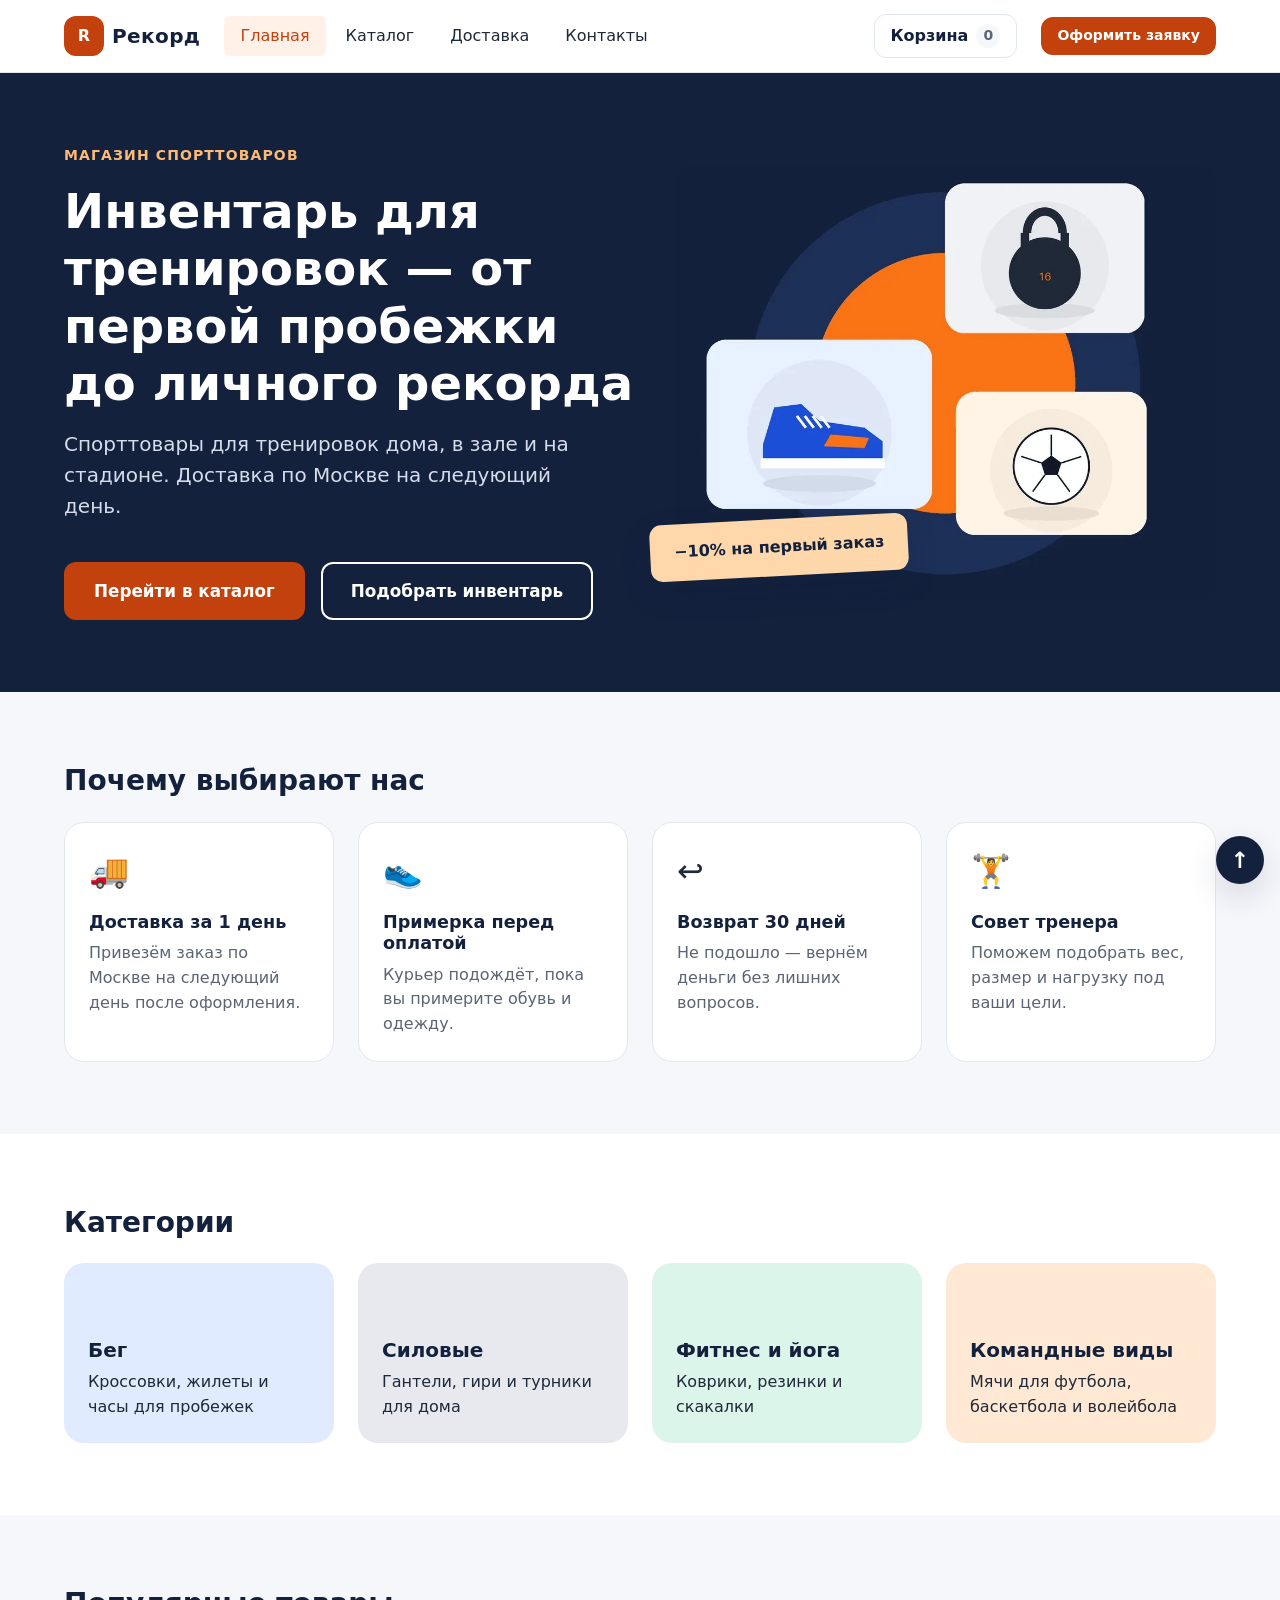
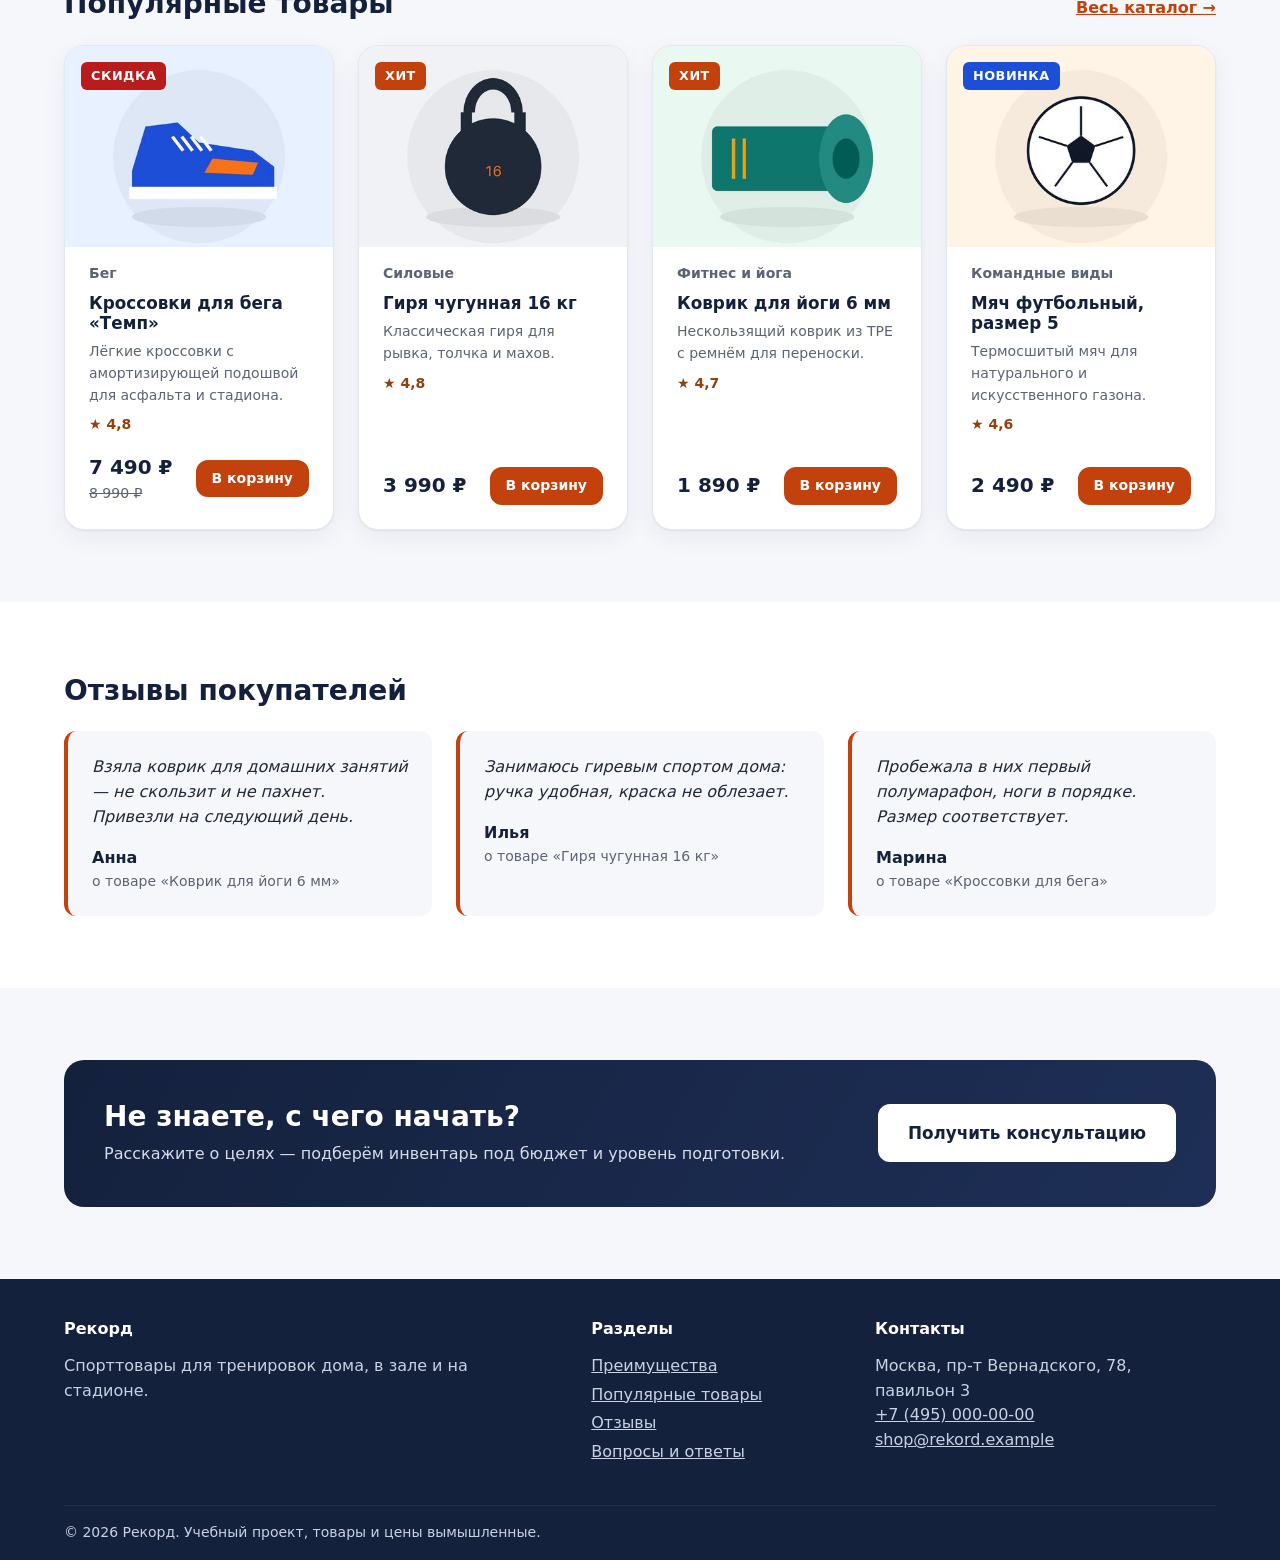
<file: index.html>
<!DOCTYPE html>
<html lang="ru">
<head>
    <meta charset="UTF-8">
    <meta name="viewport" content="width=device-width, initial-scale=1.0">
    <title>Спорттовары для тренировок — Рекорд</title>
    <meta name="description" content="Магазин спорттоваров «Рекорд»: инвентарь для бега, силовых тренировок, фитнеса и командных видов спорта с доставкой по Москве.">
    <link rel="icon" href="images/favicon.svg" type="image/svg+xml">
    <link rel="stylesheet" href="css/style.css">
    <link rel="stylesheet" href="css/responsive.css">
    <script>document.documentElement.classList.add('js');</script>
</head>
<body>
    <a class="skip-link" href="#main">Перейти к основному содержимому</a>
    <header class="header" id="top">
        <div class="container header__inner">
            <a class="logo" href="index.html">
                <span class="logo__mark" aria-hidden="true">R</span>
                <span class="logo__text">Рекорд</span><span class="visually-hidden"> — на главную</span>
            </a>
            <button class="header__toggle" type="button" aria-expanded="false" aria-controls="main-nav" data-nav-toggle>
                <span class="header__toggle-line" aria-hidden="true"></span>
                <span class="visually-hidden">Открыть меню</span>
            </button>
            <nav class="nav" id="main-nav" aria-label="Основная навигация">
                <ul class="nav__list">
                    <li class="nav__item"><a class="nav__link nav__link--active" href="index.html" aria-current="page">Главная</a></li>
                    <li class="nav__item"><a class="nav__link" href="catalog.html">Каталог</a></li>
                    <li class="nav__item"><a class="nav__link" href="delivery.html">Доставка</a></li>
                    <li class="nav__item"><a class="nav__link" href="contacts.html">Контакты</a></li>
                </ul>
            </nav>
            <a class="header__cart" href="cart.html">
                Корзина <span class="header__cart-count" data-cart-count aria-live="polite">0</span>
            </a>
            <a class="button button--small header__cta" href="order.html">Оформить заявку</a>
        </div>
    </header>
    <main class="main" id="main">
        <section class="hero" id="hero" aria-labelledby="hero-title">
            <div class="container hero__inner">
                <div class="hero__content">
                    <p class="hero__eyebrow">Магазин спорттоваров</p>
                    <h1 class="hero__title" id="hero-title">Инвентарь для тренировок — от первой пробежки до личного рекорда</h1>
                    <p class="hero__text">Спорттовары для тренировок дома, в зале и на стадионе. Доставка по Москве на следующий день.</p>
                    <div class="hero__actions">
                        <a class="button button--large" href="catalog.html">Перейти в каталог</a>
                        <button class="button button--large button--ghost" type="button" data-modal-open="consult-modal">Подобрать инвентарь</button>
                    </div>
                </div>
                <div class="hero__media">
                    <picture><source type="image/webp" srcset="images/hero-500.webp 500w, images/hero.webp 1000w" sizes="(min-width: 960px) 45vw, 100vw"><img class="hero__image" src="images/hero-500.jpg" srcset="images/hero-500.jpg 500w, images/hero.jpg 1000w" sizes="(min-width: 960px) 45vw, 100vw" alt="Кроссовки, гиря и футбольный мяч из каталога магазина" width="1000" height="800"></picture>
                    <p class="hero__sticker">−10% на первый заказ</p>
                </div>
            </div>
        </section>

        <section class="section advantages" id="advantages" aria-labelledby="advantages-title">
            <div class="container">
                <h2 class="section__title" id="advantages-title">Почему выбирают нас</h2>
                <ul class="advantages__list">
                    <li class="advantage">
                        <span class="advantage__icon" aria-hidden="true">🚚</span>
                        <h3 class="advantage__title">Доставка за 1 день</h3>
                        <p class="advantage__text">Привезём заказ по Москве на следующий день после оформления.</p>
                    </li>
                    <li class="advantage">
                        <span class="advantage__icon" aria-hidden="true">👟</span>
                        <h3 class="advantage__title">Примерка перед оплатой</h3>
                        <p class="advantage__text">Курьер подождёт, пока вы примерите обувь и одежду.</p>
                    </li>
                    <li class="advantage">
                        <span class="advantage__icon" aria-hidden="true">↩️</span>
                        <h3 class="advantage__title">Возврат 30 дней</h3>
                        <p class="advantage__text">Не подошло — вернём деньги без лишних вопросов.</p>
                    </li>
                    <li class="advantage">
                        <span class="advantage__icon" aria-hidden="true">🏋️</span>
                        <h3 class="advantage__title">Совет тренера</h3>
                        <p class="advantage__text">Поможем подобрать вес, размер и нагрузку под ваши цели.</p>
                    </li>
                </ul>
            </div>
        </section>

        <section class="section section--muted categories" id="categories" aria-labelledby="categories-title">
            <div class="container">
                <h2 class="section__title" id="categories-title">Категории</h2>
                <ul class="categories__list">
                <li class="categories__item">
                    <a class="category-tile category-tile--run" href="catalog.html#run">
                        <span class="category-tile__title">Бег</span>
                        <span class="category-tile__text">Кроссовки, жилеты и часы для пробежек</span>
                    </a>
                </li>
                <li class="categories__item">
                    <a class="category-tile category-tile--power" href="catalog.html#power">
                        <span class="category-tile__title">Силовые</span>
                        <span class="category-tile__text">Гантели, гири и турники для дома</span>
                    </a>
                </li>
                <li class="categories__item">
                    <a class="category-tile category-tile--fit" href="catalog.html#fit">
                        <span class="category-tile__title">Фитнес и йога</span>
                        <span class="category-tile__text">Коврики, резинки и скакалки</span>
                    </a>
                </li>
                <li class="categories__item">
                    <a class="category-tile category-tile--team" href="catalog.html#team">
                        <span class="category-tile__title">Командные виды</span>
                        <span class="category-tile__text">Мячи для футбола, баскетбола и волейбола</span>
                    </a>
                </li>
                </ul>
            </div>
        </section>

        <section class="section" id="popular" aria-labelledby="popular-title">
            <div class="container">
                <div class="section__header">
                    <h2 class="section__title" id="popular-title">Популярные товары</h2>
                    <a class="section__link" href="catalog.html">Весь каталог →</a>
                </div>
                <div class="product-grid" data-popular-list>
            <article class="product-card">
                <a class="product-card__image-link" href="product.html?id=1" tabindex="-1" aria-hidden="true">
                    <picture><source type="image/webp" srcset="images/running-shoes-400.webp 400w, images/running-shoes.webp 800w" sizes="(min-width: 960px) 25vw, (min-width: 640px) 50vw, 100vw"><img class="product-card__image" src="images/running-shoes-400.jpg" srcset="images/running-shoes-400.jpg 400w, images/running-shoes.jpg 800w" sizes="(min-width: 960px) 25vw, (min-width: 640px) 50vw, 100vw" alt="" width="400" height="300" loading="lazy"></picture>
                </a>
                <span class="product-card__badge badge badge--sale">Скидка</span>
                <div class="product-card__body">
                    <p class="product-card__category">Бег</p>
                    <h3 class="product-card__title"><a class="product-card__link" href="product.html?id=1">Кроссовки для бега «Темп»</a></h3>
                    <p class="product-card__text">Лёгкие кроссовки с амортизирующей подошвой для асфальта и стадиона.</p>
                    <p class="product-card__rating"><span aria-hidden="true">★</span> 4,8<span class="visually-hidden"> из 5</span></p>
                    <div class="product-card__footer">
                        <p class="product-card__price">7 490 ₽ <s class="product-card__old-price">8 990 ₽</s></p>
                        <a class="button button--small" href="order.html">В заявку</a>
                    </div>
                </div>
            </article>
            <article class="product-card">
                <a class="product-card__image-link" href="product.html?id=5" tabindex="-1" aria-hidden="true">
                    <picture><source type="image/webp" srcset="images/kettlebell-400.webp 400w, images/kettlebell.webp 800w" sizes="(min-width: 960px) 25vw, (min-width: 640px) 50vw, 100vw"><img class="product-card__image" src="images/kettlebell-400.jpg" srcset="images/kettlebell-400.jpg 400w, images/kettlebell.jpg 800w" sizes="(min-width: 960px) 25vw, (min-width: 640px) 50vw, 100vw" alt="" width="400" height="300" loading="lazy"></picture>
                </a>
                <span class="product-card__badge badge badge--hit">Хит</span>
                <div class="product-card__body">
                    <p class="product-card__category">Силовые</p>
                    <h3 class="product-card__title"><a class="product-card__link" href="product.html?id=5">Гиря чугунная 16 кг</a></h3>
                    <p class="product-card__text">Классическая гиря для рывка, толчка и махов.</p>
                    <p class="product-card__rating"><span aria-hidden="true">★</span> 4,8<span class="visually-hidden"> из 5</span></p>
                    <div class="product-card__footer">
                        <p class="product-card__price">3 990 ₽</p>
                        <a class="button button--small" href="order.html">В заявку</a>
                    </div>
                </div>
            </article>
            <article class="product-card">
                <a class="product-card__image-link" href="product.html?id=7" tabindex="-1" aria-hidden="true">
                    <picture><source type="image/webp" srcset="images/yoga-mat-400.webp 400w, images/yoga-mat.webp 800w" sizes="(min-width: 960px) 25vw, (min-width: 640px) 50vw, 100vw"><img class="product-card__image" src="images/yoga-mat-400.jpg" srcset="images/yoga-mat-400.jpg 400w, images/yoga-mat.jpg 800w" sizes="(min-width: 960px) 25vw, (min-width: 640px) 50vw, 100vw" alt="" width="400" height="300" loading="lazy"></picture>
                </a>
                <span class="product-card__badge badge badge--hit">Хит</span>
                <div class="product-card__body">
                    <p class="product-card__category">Фитнес и йога</p>
                    <h3 class="product-card__title"><a class="product-card__link" href="product.html?id=7">Коврик для йоги 6 мм</a></h3>
                    <p class="product-card__text">Нескользящий коврик из TPE с ремнём для переноски.</p>
                    <p class="product-card__rating"><span aria-hidden="true">★</span> 4,7<span class="visually-hidden"> из 5</span></p>
                    <div class="product-card__footer">
                        <p class="product-card__price">1 890 ₽</p>
                        <a class="button button--small" href="order.html">В заявку</a>
                    </div>
                </div>
            </article>
            <article class="product-card">
                <a class="product-card__image-link" href="product.html?id=10" tabindex="-1" aria-hidden="true">
                    <picture><source type="image/webp" srcset="images/football-400.webp 400w, images/football.webp 800w" sizes="(min-width: 960px) 25vw, (min-width: 640px) 50vw, 100vw"><img class="product-card__image" src="images/football-400.jpg" srcset="images/football-400.jpg 400w, images/football.jpg 800w" sizes="(min-width: 960px) 25vw, (min-width: 640px) 50vw, 100vw" alt="" width="400" height="300" loading="lazy"></picture>
                </a>
                <span class="product-card__badge badge badge--new">Новинка</span>
                <div class="product-card__body">
                    <p class="product-card__category">Командные виды</p>
                    <h3 class="product-card__title"><a class="product-card__link" href="product.html?id=10">Мяч футбольный, размер 5</a></h3>
                    <p class="product-card__text">Термосшитый мяч для натурального и искусственного газона.</p>
                    <p class="product-card__rating"><span aria-hidden="true">★</span> 4,6<span class="visually-hidden"> из 5</span></p>
                    <div class="product-card__footer">
                        <p class="product-card__price">2 490 ₽</p>
                        <a class="button button--small" href="order.html">В заявку</a>
                    </div>
                </div>
            </article>
                </div>
            </div>
        </section>

        <section class="section section--muted" id="reviews" aria-labelledby="reviews-title">
            <div class="container">
                <h2 class="section__title" id="reviews-title">Отзывы покупателей</h2>
                <div class="reviews">
                <figure class="review">
                    <blockquote class="review__text">
                        <p>Взяла коврик для домашних занятий — не скользит и не пахнет. Привезли на следующий день.</p>
                    </blockquote>
                    <figcaption class="review__author">Анна <span class="review__product">о товаре «Коврик для йоги 6 мм»</span></figcaption>
                </figure>
                <figure class="review">
                    <blockquote class="review__text">
                        <p>Занимаюсь гиревым спортом дома: ручка удобная, краска не облезает.</p>
                    </blockquote>
                    <figcaption class="review__author">Илья <span class="review__product">о товаре «Гиря чугунная 16 кг»</span></figcaption>
                </figure>
                <figure class="review">
                    <blockquote class="review__text">
                        <p>Пробежала в них первый полумарафон, ноги в порядке. Размер соответствует.</p>
                    </blockquote>
                    <figcaption class="review__author">Марина <span class="review__product">о товаре «Кроссовки для бега»</span></figcaption>
                </figure>
                </div>
            </div>
        </section>

        <section class="section cta" aria-labelledby="cta-title">
            <div class="container">
                <div class="cta__inner">
                <div>
                    <h2 class="cta__title" id="cta-title">Не знаете, с чего начать?</h2>
                    <p class="cta__text">Расскажите о целях — подберём инвентарь под бюджет и уровень подготовки.</p>
                </div>
                <button class="button button--large button--light" type="button" data-modal-open="consult-modal">Получить консультацию</button>
                </div>
            </div>
        </section>
    </main>
    <footer class="footer" id="contacts">
        <div class="container footer__inner">
            <section class="footer__column" aria-labelledby="footer-about">
                <h2 class="footer__title" id="footer-about">Рекорд</h2>
                <p class="footer__text">Спорттовары для тренировок дома, в зале и на стадионе.</p>
            </section>
            <nav class="footer__column" aria-labelledby="footer-nav">
                <h2 class="footer__title" id="footer-nav">Разделы</h2>
                <ul class="footer__list">
                    <li><a class="footer__link" href="index.html#advantages">Преимущества</a></li>
                    <li><a class="footer__link" href="index.html#popular">Популярные товары</a></li>
                    <li><a class="footer__link" href="index.html#reviews">Отзывы</a></li>
                    <li><a class="footer__link" href="delivery.html#faq">Вопросы и ответы</a></li>
                </ul>
            </nav>
            <section class="footer__column" aria-labelledby="footer-contacts">
                <h2 class="footer__title" id="footer-contacts">Контакты</h2>
                <address class="footer__address">
                    Москва, пр-т Вернадского, 78, павильон 3<br>
                    <a class="footer__link" href="tel:+74950000000">+7 (495) 000-00-00</a><br>
                    <a class="footer__link" href="mailto:shop@rekord.example">shop@rekord.example</a>
                </address>
            </section>
        </div>
        <div class="container footer__bottom">
            <p class="footer__copy">© 2026 Рекорд. Учебный проект, товары и цены вымышленные.</p>
        </div>
    </footer>

    <a class="to-top" href="#top"><span aria-hidden="true">↑</span><span class="visually-hidden">Наверх страницы</span></a>
    <dialog class="modal" id="consult-modal" aria-labelledby="consult-title">
        <form class="modal__content" method="dialog" data-consult-form>
            <button class="modal__close" type="submit" value="cancel" aria-label="Закрыть окно" formnovalidate>×</button>
            <h2 class="modal__title" id="consult-title">Подобрать инвентарь</h2>
            <p class="modal__text">Оставьте телефон — консультант перезвонит в течение 15 минут и поможет с выбором.</p>
            <div class="form-field">
                <label class="form-field__label" for="consult-name">Имя</label>
                <input class="form-field__input" id="consult-name" name="name" type="text" autocomplete="name" required minlength="2">
            </div>
            <div class="form-field">
                <label class="form-field__label" for="consult-phone">Телефон</label>
                <input class="form-field__input" id="consult-phone" name="phone" type="tel" autocomplete="tel" required
                       placeholder="+7 900 000-00-00" pattern="[+]?[0-9 ()-]{10,18}" aria-describedby="consult-phone-hint">
                <p class="form-field__hint" id="consult-phone-hint">10–11 цифр, можно с пробелами и скобками</p>
            </div>
            <p class="modal__message" data-consult-message role="status" hidden></p>
            <button class="button modal__submit" type="submit" value="send">Жду звонка</button>
        </form>
    </dialog>

    <script src="js/data.js" defer></script>
    <script src="js/storage.js" defer></script>
    <script src="js/utils.js" defer></script>
    <script src="js/cart.js" defer></script>
    <script src="js/catalog.js" defer></script>
    <script src="js/product.js" defer></script>
    <script src="js/modal.js" defer></script>
    <script src="js/validation.js" defer></script>
    <script src="js/main.js" defer></script>
</body>
</html>
</file>
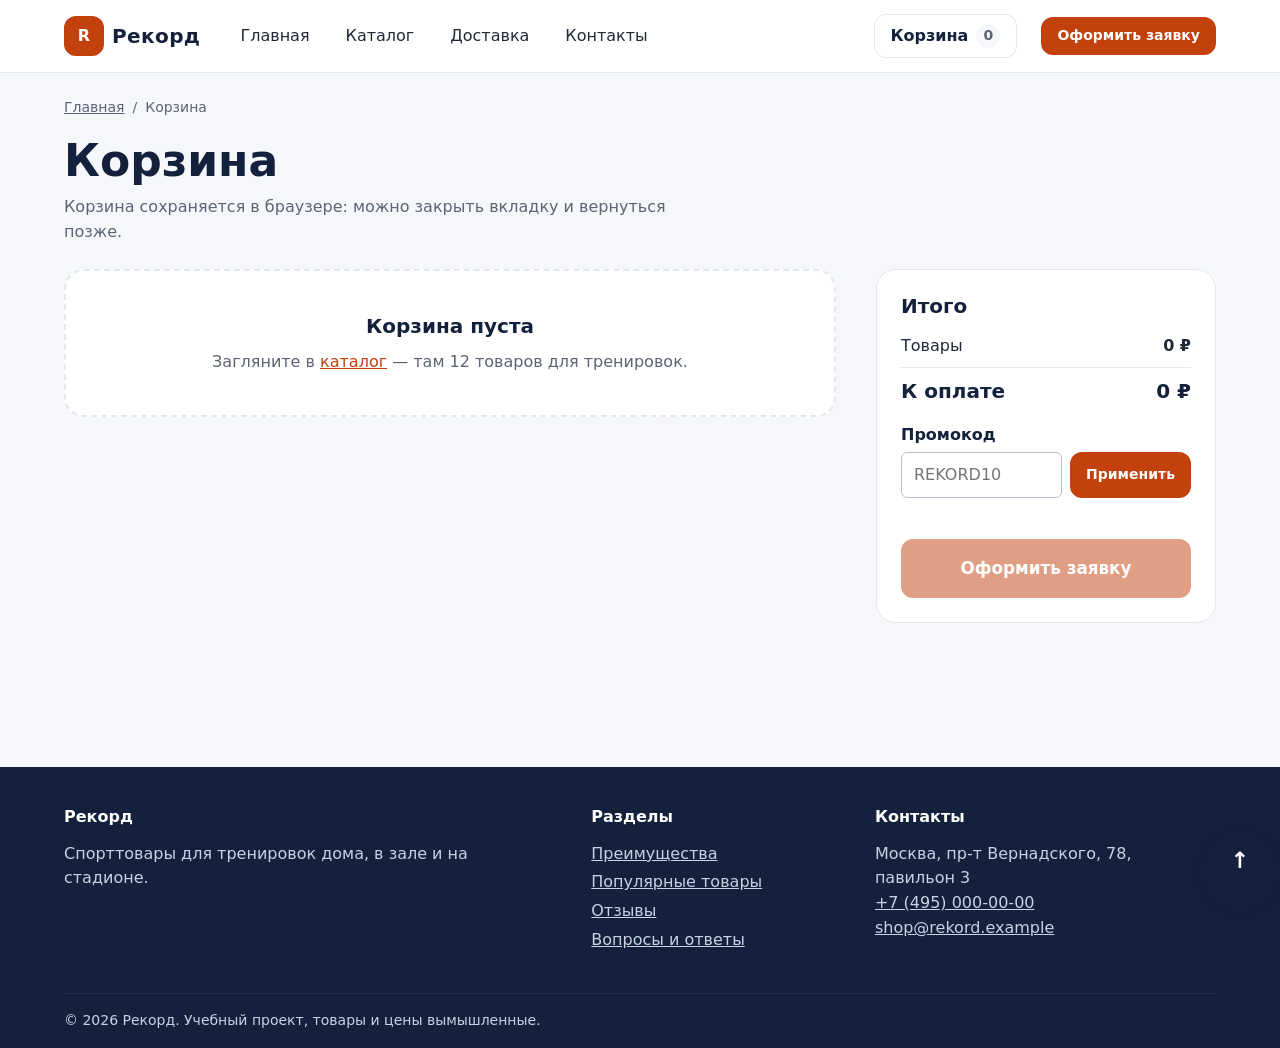
<file: cart.html>
<!DOCTYPE html>
<html lang="ru">
<head>
    <meta charset="UTF-8">
    <meta name="viewport" content="width=device-width, initial-scale=1.0">
    <title>Корзина — Рекорд</title>
    <meta name="description" content="Корзина магазина «Рекорд»: выбранные товары, количество, промокод и итоговая сумма.">
    <link rel="icon" href="images/favicon.svg" type="image/svg+xml">
    <link rel="stylesheet" href="css/style.css">
    <link rel="stylesheet" href="css/responsive.css">
    <script>document.documentElement.classList.add('js');</script>
</head>
<body>
    <a class="skip-link" href="#main">Перейти к основному содержимому</a>
    <header class="header" id="top">
        <div class="container header__inner">
            <a class="logo" href="index.html">
                <span class="logo__mark" aria-hidden="true">R</span>
                <span class="logo__text">Рекорд</span><span class="visually-hidden"> — на главную</span>
            </a>
            <button class="header__toggle" type="button" aria-expanded="false" aria-controls="main-nav" data-nav-toggle>
                <span class="header__toggle-line" aria-hidden="true"></span>
                <span class="visually-hidden">Открыть меню</span>
            </button>
            <nav class="nav" id="main-nav" aria-label="Основная навигация">
                <ul class="nav__list">
                    <li class="nav__item"><a class="nav__link" href="index.html">Главная</a></li>
                    <li class="nav__item"><a class="nav__link" href="catalog.html">Каталог</a></li>
                    <li class="nav__item"><a class="nav__link" href="delivery.html">Доставка</a></li>
                    <li class="nav__item"><a class="nav__link" href="contacts.html">Контакты</a></li>
                </ul>
            </nav>
            <a class="header__cart" href="cart.html">
                Корзина <span class="header__cart-count" data-cart-count aria-live="polite">0</span>
            </a>
            <a class="button button--small header__cta" href="order.html">Оформить заявку</a>
        </div>
    </header>
    <main class="main" id="main">
        <nav class="breadcrumbs container" aria-label="Хлебные крошки">
            <ol class="breadcrumbs__list">
                <li class="breadcrumbs__item"><a class="breadcrumbs__link" href="index.html">Главная</a></li>
                <li class="breadcrumbs__item" aria-current="page">Корзина</li>
            </ol>
        </nav>
        <div class="container page-header">
            <h1 class="page-header__title">Корзина</h1>
            <p class="page-header__text">Корзина сохраняется в браузере: можно закрыть вкладку и вернуться позже.</p>
        </div>
        <div class="container cart" data-cart-root>
            <div class="cart__items">
                <ul class="cart__list" data-cart-list aria-label="Товары в корзине"></ul>
                <div class="cart__empty" data-cart-empty hidden>
                    <p class="cart__empty-title">Корзина пуста</p>
                    <p class="cart__empty-text">Загляните в <a href="catalog.html">каталог</a> — там 12 товаров для тренировок.</p>
                </div>
            </div>
            <aside class="cart-summary" aria-labelledby="cart-summary-title">
                <h2 class="cart-summary__title" id="cart-summary-title">Итого</h2>
                <dl class="cart-summary__rows">
                    <div class="cart-summary__row"><dt>Товары</dt><dd data-cart-subtotal>0 ₽</dd></div>
                    <div class="cart-summary__row" data-cart-discount-row hidden><dt>Скидка</dt><dd data-cart-discount>0 ₽</dd></div>
                    <div class="cart-summary__row cart-summary__row--total"><dt>К оплате</dt><dd data-cart-total>0 ₽</dd></div>
                </dl>
                <form class="promo" data-promo-form novalidate>
                    <label class="form-field__label" for="promo-code">Промокод</label>
                    <div class="promo__row">
                        <input class="form-field__input" id="promo-code" name="code" type="text" autocomplete="off" placeholder="REKORD10" aria-describedby="promo-message">
                        <button class="button button--small" type="submit">Применить</button>
                    </div>
                    <p class="promo__message" id="promo-message" data-promo-message aria-live="polite"></p>
                </form>
                <a class="button button--large cart-summary__checkout" href="order.html" data-cart-checkout>Оформить заявку</a>
                <button class="button button--ghost button--small" type="button" data-cart-clear>Очистить корзину</button>
            </aside>
        </div>
    </main>
    <footer class="footer" id="contacts">
        <div class="container footer__inner">
            <section class="footer__column" aria-labelledby="footer-about">
                <h2 class="footer__title" id="footer-about">Рекорд</h2>
                <p class="footer__text">Спорттовары для тренировок дома, в зале и на стадионе.</p>
            </section>
            <nav class="footer__column" aria-labelledby="footer-nav">
                <h2 class="footer__title" id="footer-nav">Разделы</h2>
                <ul class="footer__list">
                    <li><a class="footer__link" href="index.html#advantages">Преимущества</a></li>
                    <li><a class="footer__link" href="index.html#popular">Популярные товары</a></li>
                    <li><a class="footer__link" href="index.html#reviews">Отзывы</a></li>
                    <li><a class="footer__link" href="delivery.html#faq">Вопросы и ответы</a></li>
                </ul>
            </nav>
            <section class="footer__column" aria-labelledby="footer-contacts">
                <h2 class="footer__title" id="footer-contacts">Контакты</h2>
                <address class="footer__address">
                    Москва, пр-т Вернадского, 78, павильон 3<br>
                    <a class="footer__link" href="tel:+74950000000">+7 (495) 000-00-00</a><br>
                    <a class="footer__link" href="mailto:shop@rekord.example">shop@rekord.example</a>
                </address>
            </section>
        </div>
        <div class="container footer__bottom">
            <p class="footer__copy">© 2026 Рекорд. Учебный проект, товары и цены вымышленные.</p>
        </div>
    </footer>

    <a class="to-top" href="#top"><span aria-hidden="true">↑</span><span class="visually-hidden">Наверх страницы</span></a>
    <dialog class="modal" id="consult-modal" aria-labelledby="consult-title">
        <form class="modal__content" method="dialog" data-consult-form>
            <button class="modal__close" type="submit" value="cancel" aria-label="Закрыть окно" formnovalidate>×</button>
            <h2 class="modal__title" id="consult-title">Подобрать инвентарь</h2>
            <p class="modal__text">Оставьте телефон — консультант перезвонит в течение 15 минут и поможет с выбором.</p>
            <div class="form-field">
                <label class="form-field__label" for="consult-name">Имя</label>
                <input class="form-field__input" id="consult-name" name="name" type="text" autocomplete="name" required minlength="2">
            </div>
            <div class="form-field">
                <label class="form-field__label" for="consult-phone">Телефон</label>
                <input class="form-field__input" id="consult-phone" name="phone" type="tel" autocomplete="tel" required
                       placeholder="+7 900 000-00-00" pattern="[+]?[0-9 ()-]{10,18}" aria-describedby="consult-phone-hint">
                <p class="form-field__hint" id="consult-phone-hint">10–11 цифр, можно с пробелами и скобками</p>
            </div>
            <p class="modal__message" data-consult-message role="status" hidden></p>
            <button class="button modal__submit" type="submit" value="send">Жду звонка</button>
        </form>
    </dialog>

    <script src="js/data.js" defer></script>
    <script src="js/storage.js" defer></script>
    <script src="js/utils.js" defer></script>
    <script src="js/cart.js" defer></script>
    <script src="js/catalog.js" defer></script>
    <script src="js/product.js" defer></script>
    <script src="js/modal.js" defer></script>
    <script src="js/validation.js" defer></script>
    <script src="js/main.js" defer></script>
</body>
</html>
</file>
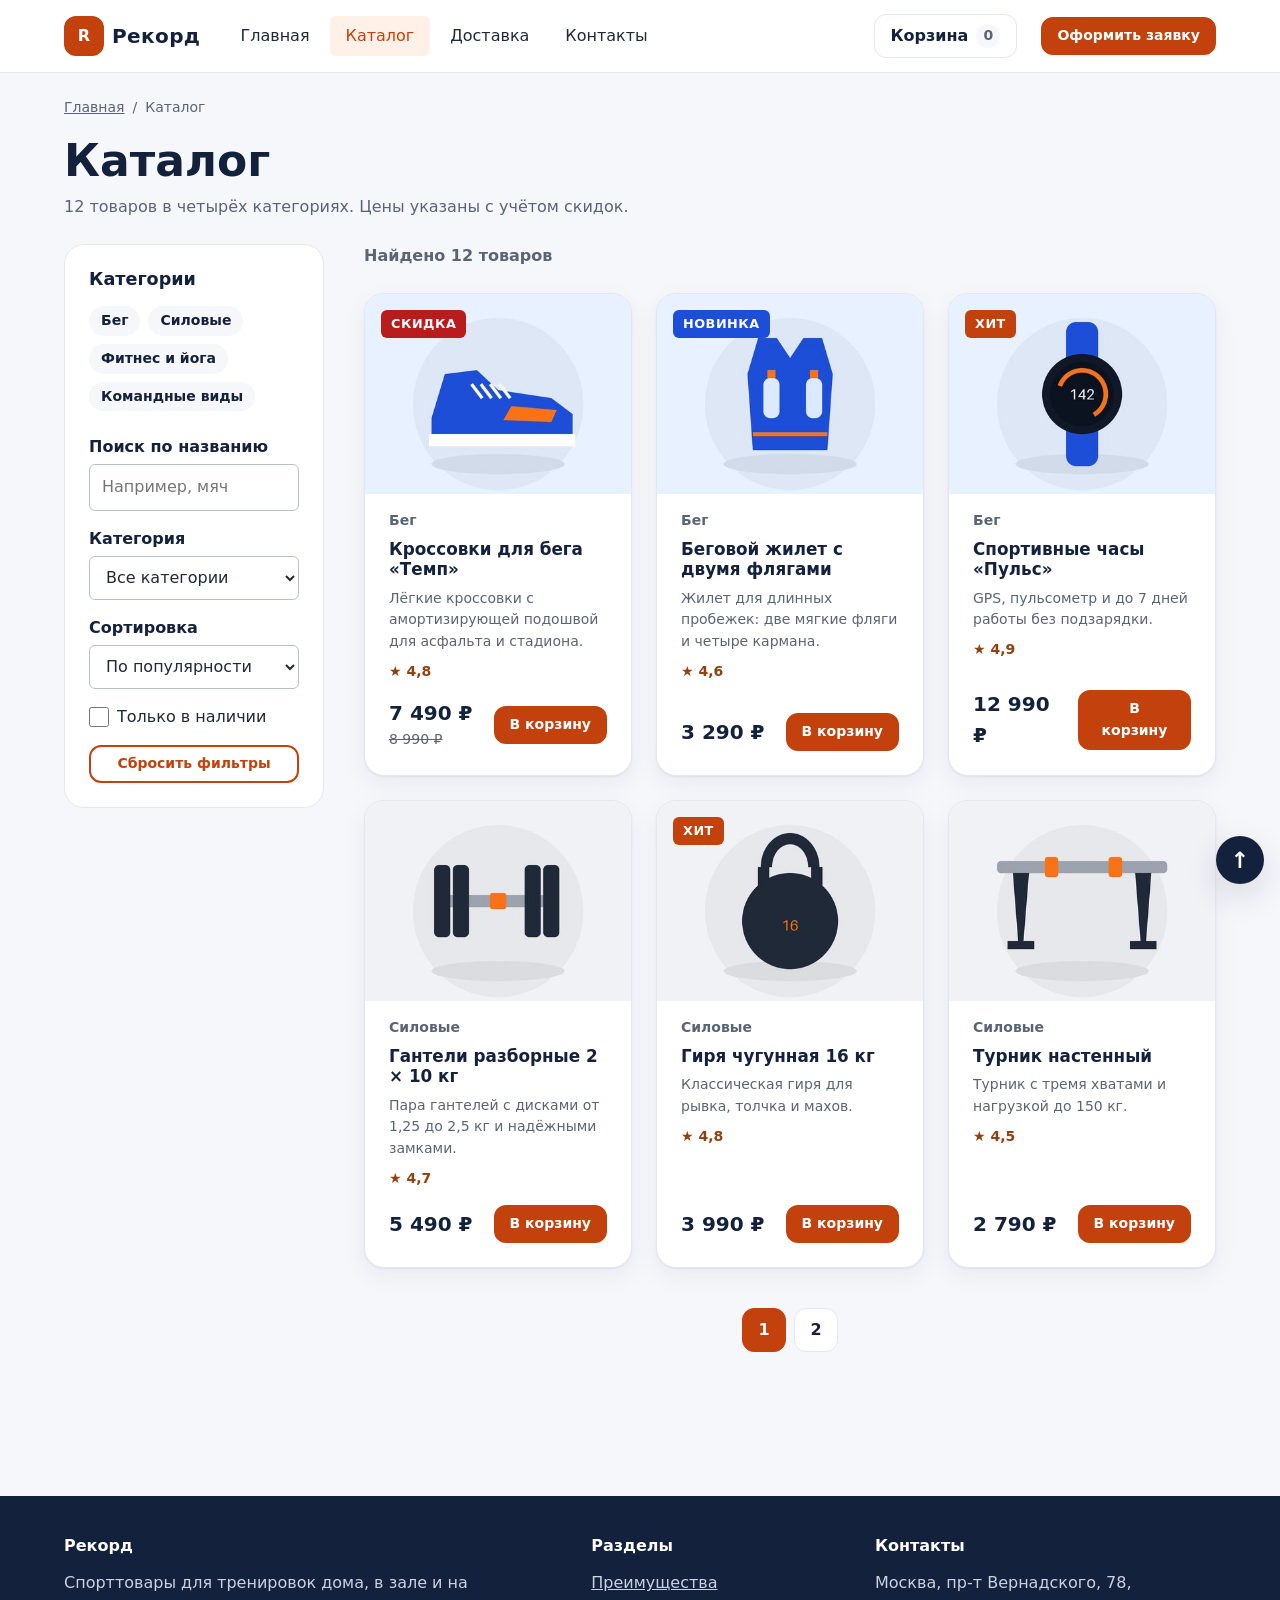
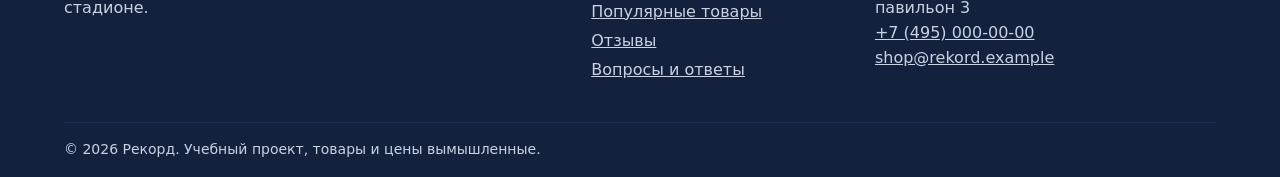
<file: catalog.html>
<!DOCTYPE html>
<html lang="ru">
<head>
    <meta charset="UTF-8">
    <meta name="viewport" content="width=device-width, initial-scale=1.0">
    <title>Каталог — Рекорд</title>
    <meta name="description" content="Каталог спорттоваров: бег, силовые тренировки, фитнес и йога, командные виды спорта.">
    <link rel="icon" href="images/favicon.svg" type="image/svg+xml">
    <link rel="stylesheet" href="css/style.css">
    <link rel="stylesheet" href="css/responsive.css">
    <script>document.documentElement.classList.add('js');</script>
</head>
<body>
    <a class="skip-link" href="#main">Перейти к основному содержимому</a>
    <header class="header" id="top">
        <div class="container header__inner">
            <a class="logo" href="index.html">
                <span class="logo__mark" aria-hidden="true">R</span>
                <span class="logo__text">Рекорд</span><span class="visually-hidden"> — на главную</span>
            </a>
            <button class="header__toggle" type="button" aria-expanded="false" aria-controls="main-nav" data-nav-toggle>
                <span class="header__toggle-line" aria-hidden="true"></span>
                <span class="visually-hidden">Открыть меню</span>
            </button>
            <nav class="nav" id="main-nav" aria-label="Основная навигация">
                <ul class="nav__list">
                    <li class="nav__item"><a class="nav__link" href="index.html">Главная</a></li>
                    <li class="nav__item"><a class="nav__link nav__link--active" href="catalog.html" aria-current="page">Каталог</a></li>
                    <li class="nav__item"><a class="nav__link" href="delivery.html">Доставка</a></li>
                    <li class="nav__item"><a class="nav__link" href="contacts.html">Контакты</a></li>
                </ul>
            </nav>
            <a class="header__cart" href="cart.html">
                Корзина <span class="header__cart-count" data-cart-count aria-live="polite">0</span>
            </a>
            <a class="button button--small header__cta" href="order.html">Оформить заявку</a>
        </div>
    </header>
    <main class="main" id="main">
        <nav class="breadcrumbs container" aria-label="Хлебные крошки">
            <ol class="breadcrumbs__list">
                <li class="breadcrumbs__item"><a class="breadcrumbs__link" href="index.html">Главная</a></li>
                <li class="breadcrumbs__item" aria-current="page">Каталог</li>
            </ol>
        </nav>
        <div class="container page-header">
            <h1 class="page-header__title">Каталог</h1>
            <p class="page-header__text">12 товаров в четырёх категориях. Цены указаны с учётом скидок.</p>
        </div>
        <div class="container catalog">
            <aside class="catalog__aside filter" aria-label="Фильтры и категории">
                <h2 class="filter__title">Категории</h2>
                <ul class="filter__anchors">
                        <li><a class="filter__anchor" href="#run">Бег</a></li>
                        <li><a class="filter__anchor" href="#power">Силовые</a></li>
                        <li><a class="filter__anchor" href="#fit">Фитнес и йога</a></li>
                        <li><a class="filter__anchor" href="#team">Командные виды</a></li>
                </ul>
                <form class="filter__form" data-catalog-form role="search" aria-label="Поиск и фильтры каталога">
                    <div class="form-field">
                        <label class="form-field__label" for="catalog-search">Поиск по названию</label>
                        <input class="form-field__input" id="catalog-search" name="search" type="search" placeholder="Например, мяч" autocomplete="off">
                    </div>
                    <div class="form-field">
                        <label class="form-field__label" for="catalog-category">Категория</label>
                        <select class="form-field__input" id="catalog-category" name="category">
                            <option value="all">Все категории</option><option value="run">Бег</option><option value="power">Силовые</option><option value="fit">Фитнес и йога</option><option value="team">Командные виды</option>
                        </select>
                    </div>
                    <div class="form-field">
                        <label class="form-field__label" for="catalog-sort">Сортировка</label>
                        <select class="form-field__input" id="catalog-sort" name="sort">
                            <option value="default">По популярности</option>
                            <option value="price-asc">Сначала дешевле</option>
                            <option value="price-desc">Сначала дороже</option>
                            <option value="title">По названию</option>
                            <option value="rating">По рейтингу</option>
                        </select>
                    </div>
                    <label class="checkbox">
                        <input class="checkbox__input" type="checkbox" name="onlyAvailable">
                        <span class="checkbox__label">Только в наличии</span>
                    </label>
                    <button class="button button--ghost button--small" type="reset">Сбросить фильтры</button>
                </form>
            </aside>
            <div class="catalog__content">
                <div class="catalog__toolbar">
                    <p class="catalog__count" data-catalog-count aria-live="polite">Загружаем товары…</p>
                </div>
                <div class="product-grid product-grid--catalog" data-catalog-list></div>
                <div class="catalog__empty" data-catalog-empty hidden>
                    <p class="catalog__empty-title">Ничего не нашлось</p>
                    <p class="catalog__empty-text">Попробуйте изменить запрос или сбросить фильтры.</p>
                </div>
                <nav class="pagination" data-pagination aria-label="Страницы каталога"></nav>
            </div>
        </div>
    </main>
    <footer class="footer" id="contacts">
        <div class="container footer__inner">
            <section class="footer__column" aria-labelledby="footer-about">
                <h2 class="footer__title" id="footer-about">Рекорд</h2>
                <p class="footer__text">Спорттовары для тренировок дома, в зале и на стадионе.</p>
            </section>
            <nav class="footer__column" aria-labelledby="footer-nav">
                <h2 class="footer__title" id="footer-nav">Разделы</h2>
                <ul class="footer__list">
                    <li><a class="footer__link" href="index.html#advantages">Преимущества</a></li>
                    <li><a class="footer__link" href="index.html#popular">Популярные товары</a></li>
                    <li><a class="footer__link" href="index.html#reviews">Отзывы</a></li>
                    <li><a class="footer__link" href="delivery.html#faq">Вопросы и ответы</a></li>
                </ul>
            </nav>
            <section class="footer__column" aria-labelledby="footer-contacts">
                <h2 class="footer__title" id="footer-contacts">Контакты</h2>
                <address class="footer__address">
                    Москва, пр-т Вернадского, 78, павильон 3<br>
                    <a class="footer__link" href="tel:+74950000000">+7 (495) 000-00-00</a><br>
                    <a class="footer__link" href="mailto:shop@rekord.example">shop@rekord.example</a>
                </address>
            </section>
        </div>
        <div class="container footer__bottom">
            <p class="footer__copy">© 2026 Рекорд. Учебный проект, товары и цены вымышленные.</p>
        </div>
    </footer>

    <a class="to-top" href="#top"><span aria-hidden="true">↑</span><span class="visually-hidden">Наверх страницы</span></a>
    <dialog class="modal" id="consult-modal" aria-labelledby="consult-title">
        <form class="modal__content" method="dialog" data-consult-form>
            <button class="modal__close" type="submit" value="cancel" aria-label="Закрыть окно" formnovalidate>×</button>
            <h2 class="modal__title" id="consult-title">Подобрать инвентарь</h2>
            <p class="modal__text">Оставьте телефон — консультант перезвонит в течение 15 минут и поможет с выбором.</p>
            <div class="form-field">
                <label class="form-field__label" for="consult-name">Имя</label>
                <input class="form-field__input" id="consult-name" name="name" type="text" autocomplete="name" required minlength="2">
            </div>
            <div class="form-field">
                <label class="form-field__label" for="consult-phone">Телефон</label>
                <input class="form-field__input" id="consult-phone" name="phone" type="tel" autocomplete="tel" required
                       placeholder="+7 900 000-00-00" pattern="[+]?[0-9 ()-]{10,18}" aria-describedby="consult-phone-hint">
                <p class="form-field__hint" id="consult-phone-hint">10–11 цифр, можно с пробелами и скобками</p>
            </div>
            <p class="modal__message" data-consult-message role="status" hidden></p>
            <button class="button modal__submit" type="submit" value="send">Жду звонка</button>
        </form>
    </dialog>

    <script src="js/data.js" defer></script>
    <script src="js/storage.js" defer></script>
    <script src="js/utils.js" defer></script>
    <script src="js/cart.js" defer></script>
    <script src="js/catalog.js" defer></script>
    <script src="js/product.js" defer></script>
    <script src="js/modal.js" defer></script>
    <script src="js/validation.js" defer></script>
    <script src="js/main.js" defer></script>
</body>
</html>
</file>
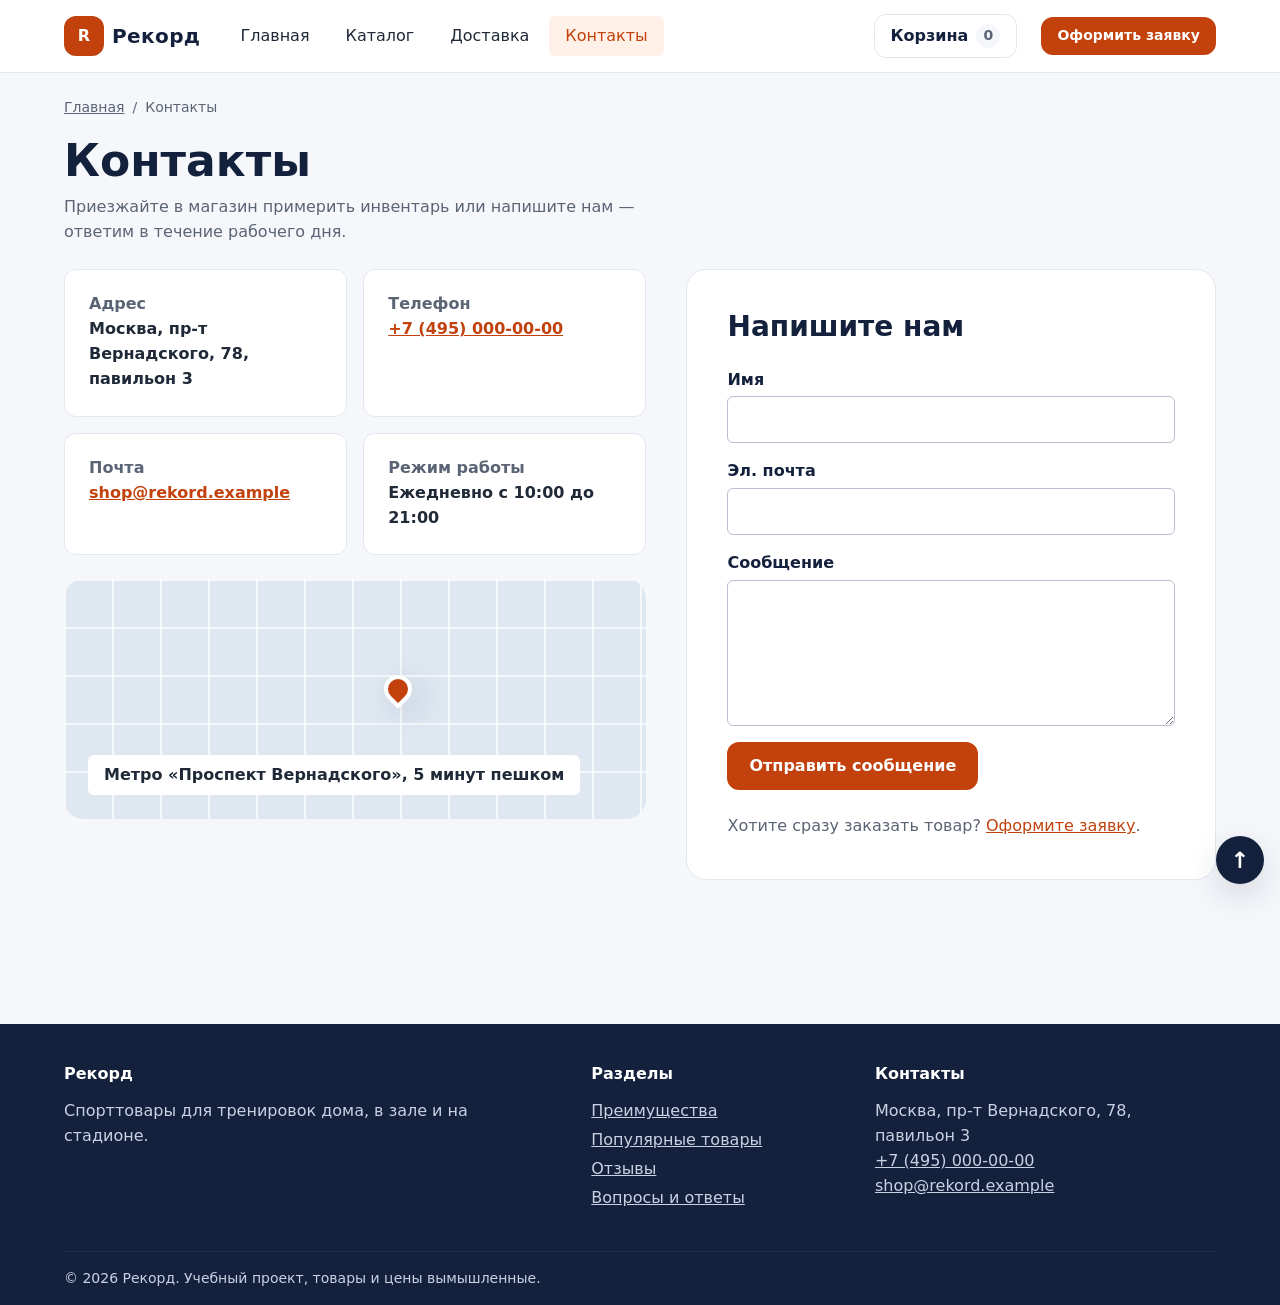
<file: contacts.html>
<!DOCTYPE html>
<html lang="ru">
<head>
    <meta charset="UTF-8">
    <meta name="viewport" content="width=device-width, initial-scale=1.0">
    <title>Контакты — Рекорд</title>
    <meta name="description" content="Контакты магазина «Рекорд»: Москва, пр-т Вернадского, 78, павильон 3, +7 (495) 000-00-00. Форма обратной связи.">
    <link rel="icon" href="images/favicon.svg" type="image/svg+xml">
    <link rel="stylesheet" href="css/style.css">
    <link rel="stylesheet" href="css/responsive.css">
    <script>document.documentElement.classList.add('js');</script>
</head>
<body>
    <a class="skip-link" href="#main">Перейти к основному содержимому</a>
    <header class="header" id="top">
        <div class="container header__inner">
            <a class="logo" href="index.html">
                <span class="logo__mark" aria-hidden="true">R</span>
                <span class="logo__text">Рекорд</span><span class="visually-hidden"> — на главную</span>
            </a>
            <button class="header__toggle" type="button" aria-expanded="false" aria-controls="main-nav" data-nav-toggle>
                <span class="header__toggle-line" aria-hidden="true"></span>
                <span class="visually-hidden">Открыть меню</span>
            </button>
            <nav class="nav" id="main-nav" aria-label="Основная навигация">
                <ul class="nav__list">
                    <li class="nav__item"><a class="nav__link" href="index.html">Главная</a></li>
                    <li class="nav__item"><a class="nav__link" href="catalog.html">Каталог</a></li>
                    <li class="nav__item"><a class="nav__link" href="delivery.html">Доставка</a></li>
                    <li class="nav__item"><a class="nav__link nav__link--active" href="contacts.html" aria-current="page">Контакты</a></li>
                </ul>
            </nav>
            <a class="header__cart" href="cart.html">
                Корзина <span class="header__cart-count" data-cart-count aria-live="polite">0</span>
            </a>
            <a class="button button--small header__cta" href="order.html">Оформить заявку</a>
        </div>
    </header>
    <main class="main" id="main">
        <nav class="breadcrumbs container" aria-label="Хлебные крошки">
            <ol class="breadcrumbs__list">
                <li class="breadcrumbs__item"><a class="breadcrumbs__link" href="index.html">Главная</a></li>
                <li class="breadcrumbs__item" aria-current="page">Контакты</li>
            </ol>
        </nav>
        <div class="container page-header">
            <h1 class="page-header__title">Контакты</h1>
            <p class="page-header__text">Приезжайте в магазин примерить инвентарь или напишите нам — ответим в течение рабочего дня.</p>
        </div>
        <div class="container contacts">
            <section class="contacts__info" aria-labelledby="contacts-info-title">
                <h2 class="visually-hidden" id="contacts-info-title">Как с нами связаться</h2>
                <ul class="contact-list">
                    <li class="contact-card">
                        <h3 class="contact-card__title">Адрес</h3>
                        <p class="contact-card__text">Москва, пр-т Вернадского, 78, павильон 3</p>
                    </li>
                    <li class="contact-card">
                        <h3 class="contact-card__title">Телефон</h3>
                        <p class="contact-card__text"><a href="tel:+74950000000">+7 (495) 000-00-00</a></p>
                    </li>
                    <li class="contact-card">
                        <h3 class="contact-card__title">Почта</h3>
                        <p class="contact-card__text"><a href="mailto:shop@rekord.example">shop@rekord.example</a></p>
                    </li>
                    <li class="contact-card">
                        <h3 class="contact-card__title">Режим работы</h3>
                        <p class="contact-card__text">Ежедневно с 10:00 до 21:00</p>
                    </li>
                </ul>
                <div class="map" role="img" aria-label="Схема проезда: магазин в 5 минутах пешком от метро «Проспект Вернадского»">
                    <span class="map__pin" aria-hidden="true"></span>
                    <p class="map__label">Метро «Проспект Вернадского», 5 минут пешком</p>
                </div>
            </section>
            <section class="contacts__form" aria-labelledby="feedback-title">
                <h2 class="contacts__title" id="feedback-title">Напишите нам</h2>
                <form class="feedback-form" action="contacts.html" method="post" novalidate data-feedback-form>
                    <div class="form-field">
                        <label class="form-field__label" for="feedback-name">Имя</label>
                        <input class="form-field__input" id="feedback-name" name="name" type="text" autocomplete="name" required minlength="2">
                    </div>
                    <div class="form-field">
                        <label class="form-field__label" for="feedback-email">Эл. почта</label>
                        <input class="form-field__input" id="feedback-email" name="email" type="email" autocomplete="email" required>
                    </div>
                    <div class="form-field">
                        <label class="form-field__label" for="feedback-message">Сообщение</label>
                        <textarea class="form-field__input form-field__input--textarea" id="feedback-message" name="message" rows="5" required minlength="10"></textarea>
                    </div>
                    <div class="form-message" data-form-message role="status" aria-live="polite" hidden></div>
                    <button class="button" type="submit">Отправить сообщение</button>
                </form>
                <p class="contacts__alt">Хотите сразу заказать товар? <a href="order.html">Оформите заявку</a>.</p>
            </section>
        </div>
    </main>
    <footer class="footer" id="contacts">
        <div class="container footer__inner">
            <section class="footer__column" aria-labelledby="footer-about">
                <h2 class="footer__title" id="footer-about">Рекорд</h2>
                <p class="footer__text">Спорттовары для тренировок дома, в зале и на стадионе.</p>
            </section>
            <nav class="footer__column" aria-labelledby="footer-nav">
                <h2 class="footer__title" id="footer-nav">Разделы</h2>
                <ul class="footer__list">
                    <li><a class="footer__link" href="index.html#advantages">Преимущества</a></li>
                    <li><a class="footer__link" href="index.html#popular">Популярные товары</a></li>
                    <li><a class="footer__link" href="index.html#reviews">Отзывы</a></li>
                    <li><a class="footer__link" href="delivery.html#faq">Вопросы и ответы</a></li>
                </ul>
            </nav>
            <section class="footer__column" aria-labelledby="footer-contacts">
                <h2 class="footer__title" id="footer-contacts">Контакты</h2>
                <address class="footer__address">
                    Москва, пр-т Вернадского, 78, павильон 3<br>
                    <a class="footer__link" href="tel:+74950000000">+7 (495) 000-00-00</a><br>
                    <a class="footer__link" href="mailto:shop@rekord.example">shop@rekord.example</a>
                </address>
            </section>
        </div>
        <div class="container footer__bottom">
            <p class="footer__copy">© 2026 Рекорд. Учебный проект, товары и цены вымышленные.</p>
        </div>
    </footer>

    <a class="to-top" href="#top"><span aria-hidden="true">↑</span><span class="visually-hidden">Наверх страницы</span></a>
    <dialog class="modal" id="consult-modal" aria-labelledby="consult-title">
        <form class="modal__content" method="dialog" data-consult-form>
            <button class="modal__close" type="submit" value="cancel" aria-label="Закрыть окно" formnovalidate>×</button>
            <h2 class="modal__title" id="consult-title">Подобрать инвентарь</h2>
            <p class="modal__text">Оставьте телефон — консультант перезвонит в течение 15 минут и поможет с выбором.</p>
            <div class="form-field">
                <label class="form-field__label" for="consult-name">Имя</label>
                <input class="form-field__input" id="consult-name" name="name" type="text" autocomplete="name" required minlength="2">
            </div>
            <div class="form-field">
                <label class="form-field__label" for="consult-phone">Телефон</label>
                <input class="form-field__input" id="consult-phone" name="phone" type="tel" autocomplete="tel" required
                       placeholder="+7 900 000-00-00" pattern="[+]?[0-9 ()-]{10,18}" aria-describedby="consult-phone-hint">
                <p class="form-field__hint" id="consult-phone-hint">10–11 цифр, можно с пробелами и скобками</p>
            </div>
            <p class="modal__message" data-consult-message role="status" hidden></p>
            <button class="button modal__submit" type="submit" value="send">Жду звонка</button>
        </form>
    </dialog>

    <script src="js/data.js" defer></script>
    <script src="js/storage.js" defer></script>
    <script src="js/utils.js" defer></script>
    <script src="js/cart.js" defer></script>
    <script src="js/catalog.js" defer></script>
    <script src="js/product.js" defer></script>
    <script src="js/modal.js" defer></script>
    <script src="js/validation.js" defer></script>
    <script src="js/main.js" defer></script>
</body>
</html>
</file>
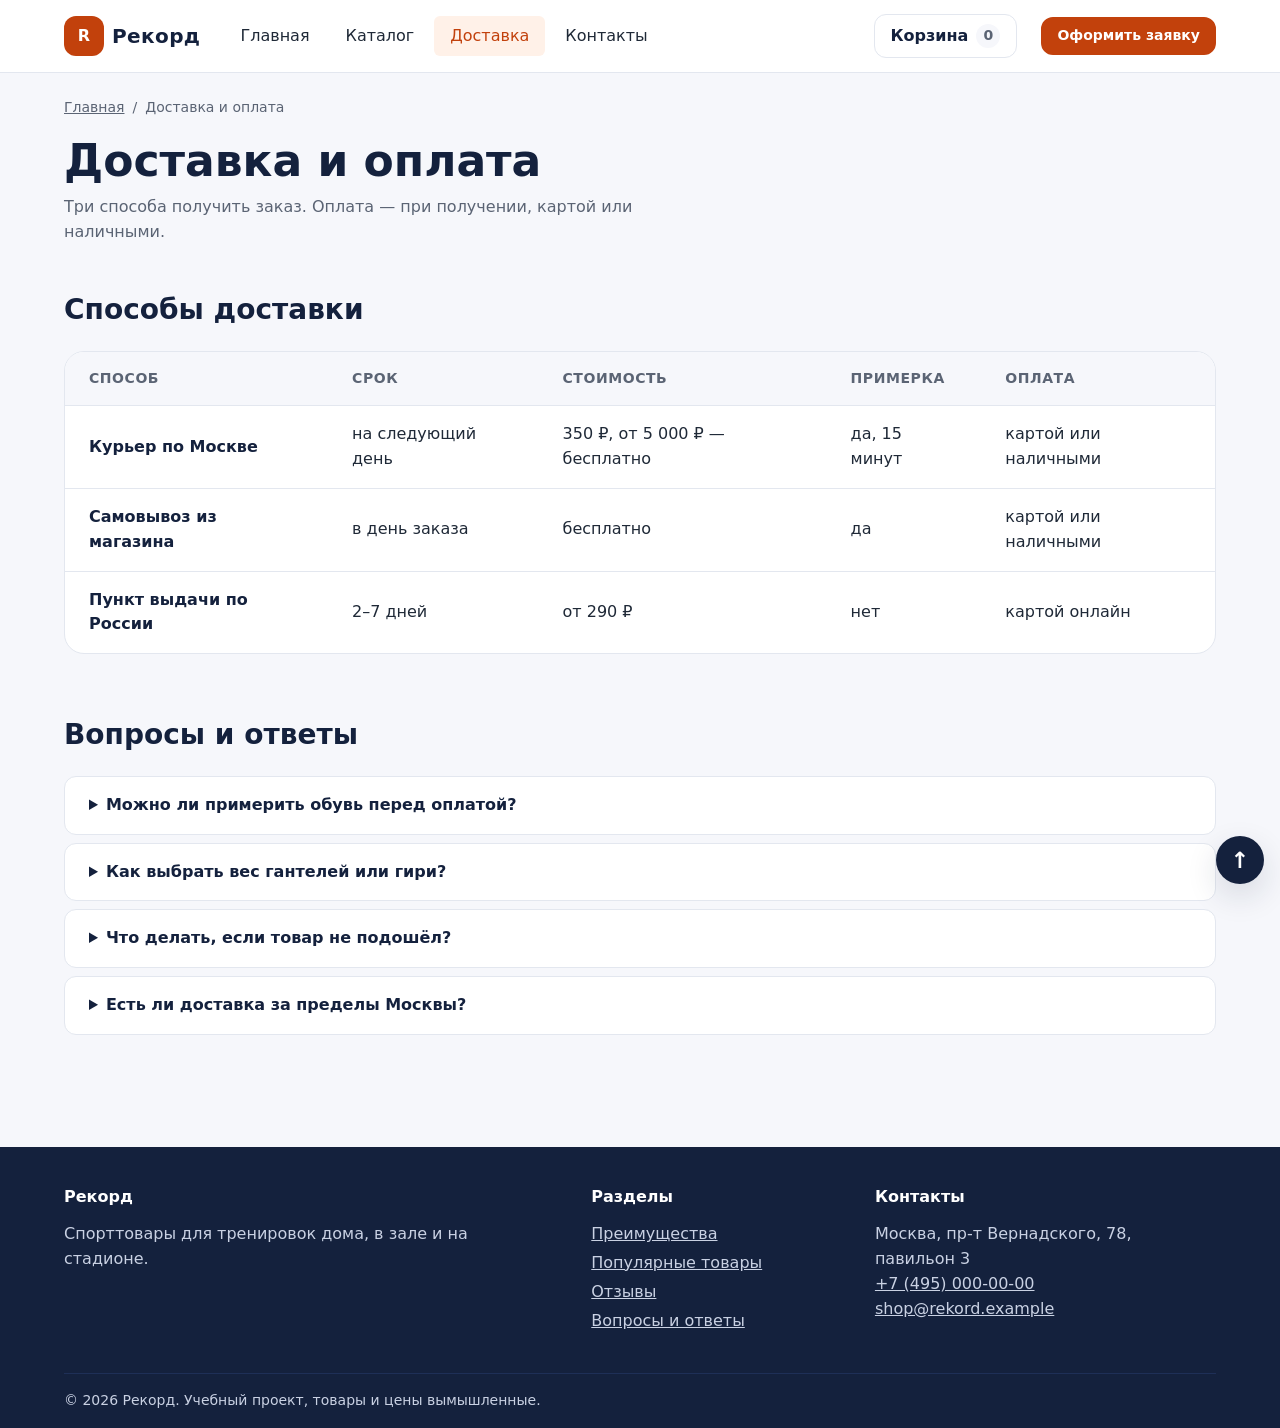
<file: delivery.html>
<!DOCTYPE html>
<html lang="ru">
<head>
    <meta charset="UTF-8">
    <meta name="viewport" content="width=device-width, initial-scale=1.0">
    <title>Доставка и оплата — Рекорд</title>
    <meta name="description" content="Условия доставки и оплаты в магазине «Рекорд»: курьер, самовывоз, пункты выдачи, возврат в течение 30 дней.">
    <link rel="icon" href="images/favicon.svg" type="image/svg+xml">
    <link rel="stylesheet" href="css/style.css">
    <link rel="stylesheet" href="css/responsive.css">
    <script>document.documentElement.classList.add('js');</script>
</head>
<body>
    <a class="skip-link" href="#main">Перейти к основному содержимому</a>
    <header class="header" id="top">
        <div class="container header__inner">
            <a class="logo" href="index.html">
                <span class="logo__mark" aria-hidden="true">R</span>
                <span class="logo__text">Рекорд</span><span class="visually-hidden"> — на главную</span>
            </a>
            <button class="header__toggle" type="button" aria-expanded="false" aria-controls="main-nav" data-nav-toggle>
                <span class="header__toggle-line" aria-hidden="true"></span>
                <span class="visually-hidden">Открыть меню</span>
            </button>
            <nav class="nav" id="main-nav" aria-label="Основная навигация">
                <ul class="nav__list">
                    <li class="nav__item"><a class="nav__link" href="index.html">Главная</a></li>
                    <li class="nav__item"><a class="nav__link" href="catalog.html">Каталог</a></li>
                    <li class="nav__item"><a class="nav__link nav__link--active" href="delivery.html" aria-current="page">Доставка</a></li>
                    <li class="nav__item"><a class="nav__link" href="contacts.html">Контакты</a></li>
                </ul>
            </nav>
            <a class="header__cart" href="cart.html">
                Корзина <span class="header__cart-count" data-cart-count aria-live="polite">0</span>
            </a>
            <a class="button button--small header__cta" href="order.html">Оформить заявку</a>
        </div>
    </header>
    <main class="main" id="main">
        <nav class="breadcrumbs container" aria-label="Хлебные крошки">
            <ol class="breadcrumbs__list">
                <li class="breadcrumbs__item"><a class="breadcrumbs__link" href="index.html">Главная</a></li>
                <li class="breadcrumbs__item" aria-current="page">Доставка и оплата</li>
            </ol>
        </nav>
        <div class="container page-header">
            <h1 class="page-header__title">Доставка и оплата</h1>
            <p class="page-header__text">Три способа получить заказ. Оплата — при получении, картой или наличными.</p>
        </div>
        <section class="container section section--tight" aria-labelledby="delivery-table-title">
            <h2 class="section__title" id="delivery-table-title">Способы доставки</h2>
            <p class="table-hint" aria-hidden="true">Таблицу можно прокрутить вбок →</p>
            <div class="table-wrapper" tabindex="0" role="region" aria-label="Сравнение способов доставки">
                <table class="compare-table">
                    <caption class="visually-hidden">Сравнение способов доставки</caption>
                    <thead>
                        <tr>
                            <th scope="col">Способ</th>
                            <th scope="col">Срок</th>
                            <th scope="col">Стоимость</th>
                            <th scope="col">Примерка</th>
                            <th scope="col">Оплата</th>
                        </tr>
                    </thead>
                    <tbody>
                        <tr><th scope="row">Курьер по Москве</th><td>на следующий день</td><td>350 ₽, от 5 000 ₽ — бесплатно</td><td>да, 15 минут</td><td>картой или наличными</td></tr>
                        <tr><th scope="row">Самовывоз из магазина</th><td>в день заказа</td><td>бесплатно</td><td>да</td><td>картой или наличными</td></tr>
                        <tr><th scope="row">Пункт выдачи по России</th><td>2–7 дней</td><td>от 290 ₽</td><td>нет</td><td>картой онлайн</td></tr>
                    </tbody>
                </table>
            </div>
        </section>
        <section class="container section section--tight faq" id="faq" aria-labelledby="faq-title">
            <h2 class="section__title" id="faq-title">Вопросы и ответы</h2>
            <div class="faq__list">
                <details class="faq__item">
                    <summary class="faq__question">Можно ли примерить обувь перед оплатой?</summary>
                    <p class="faq__answer">Да. Курьер ждёт до 15 минут, пока вы примеряете. Если размер не подошёл, вы платите только за доставку.</p>
                </details>
                <details class="faq__item">
                    <summary class="faq__question">Как выбрать вес гантелей или гири?</summary>
                    <p class="faq__answer">Для начала подойдут разборные гантели: вес можно менять дисками. Консультант поможет подобрать нагрузку под ваши цели.</p>
                </details>
                <details class="faq__item">
                    <summary class="faq__question">Что делать, если товар не подошёл?</summary>
                    <p class="faq__answer">Верните его в течение 30 дней в магазин или курьеру. Деньги вернём на карту за 3–5 рабочих дней.</p>
                </details>
                <details class="faq__item">
                    <summary class="faq__question">Есть ли доставка за пределы Москвы?</summary>
                    <p class="faq__answer">Да, через пункты выдачи по всей России. Срок — от 2 до 7 дней в зависимости от города.</p>
                </details>
            </div>
        </section>
    </main>
    <footer class="footer" id="contacts">
        <div class="container footer__inner">
            <section class="footer__column" aria-labelledby="footer-about">
                <h2 class="footer__title" id="footer-about">Рекорд</h2>
                <p class="footer__text">Спорттовары для тренировок дома, в зале и на стадионе.</p>
            </section>
            <nav class="footer__column" aria-labelledby="footer-nav">
                <h2 class="footer__title" id="footer-nav">Разделы</h2>
                <ul class="footer__list">
                    <li><a class="footer__link" href="index.html#advantages">Преимущества</a></li>
                    <li><a class="footer__link" href="index.html#popular">Популярные товары</a></li>
                    <li><a class="footer__link" href="index.html#reviews">Отзывы</a></li>
                    <li><a class="footer__link" href="delivery.html#faq">Вопросы и ответы</a></li>
                </ul>
            </nav>
            <section class="footer__column" aria-labelledby="footer-contacts">
                <h2 class="footer__title" id="footer-contacts">Контакты</h2>
                <address class="footer__address">
                    Москва, пр-т Вернадского, 78, павильон 3<br>
                    <a class="footer__link" href="tel:+74950000000">+7 (495) 000-00-00</a><br>
                    <a class="footer__link" href="mailto:shop@rekord.example">shop@rekord.example</a>
                </address>
            </section>
        </div>
        <div class="container footer__bottom">
            <p class="footer__copy">© 2026 Рекорд. Учебный проект, товары и цены вымышленные.</p>
        </div>
    </footer>

    <a class="to-top" href="#top"><span aria-hidden="true">↑</span><span class="visually-hidden">Наверх страницы</span></a>
    <dialog class="modal" id="consult-modal" aria-labelledby="consult-title">
        <form class="modal__content" method="dialog" data-consult-form>
            <button class="modal__close" type="submit" value="cancel" aria-label="Закрыть окно" formnovalidate>×</button>
            <h2 class="modal__title" id="consult-title">Подобрать инвентарь</h2>
            <p class="modal__text">Оставьте телефон — консультант перезвонит в течение 15 минут и поможет с выбором.</p>
            <div class="form-field">
                <label class="form-field__label" for="consult-name">Имя</label>
                <input class="form-field__input" id="consult-name" name="name" type="text" autocomplete="name" required minlength="2">
            </div>
            <div class="form-field">
                <label class="form-field__label" for="consult-phone">Телефон</label>
                <input class="form-field__input" id="consult-phone" name="phone" type="tel" autocomplete="tel" required
                       placeholder="+7 900 000-00-00" pattern="[+]?[0-9 ()-]{10,18}" aria-describedby="consult-phone-hint">
                <p class="form-field__hint" id="consult-phone-hint">10–11 цифр, можно с пробелами и скобками</p>
            </div>
            <p class="modal__message" data-consult-message role="status" hidden></p>
            <button class="button modal__submit" type="submit" value="send">Жду звонка</button>
        </form>
    </dialog>

    <script src="js/data.js" defer></script>
    <script src="js/storage.js" defer></script>
    <script src="js/utils.js" defer></script>
    <script src="js/cart.js" defer></script>
    <script src="js/catalog.js" defer></script>
    <script src="js/product.js" defer></script>
    <script src="js/modal.js" defer></script>
    <script src="js/validation.js" defer></script>
    <script src="js/main.js" defer></script>
</body>
</html>
</file>
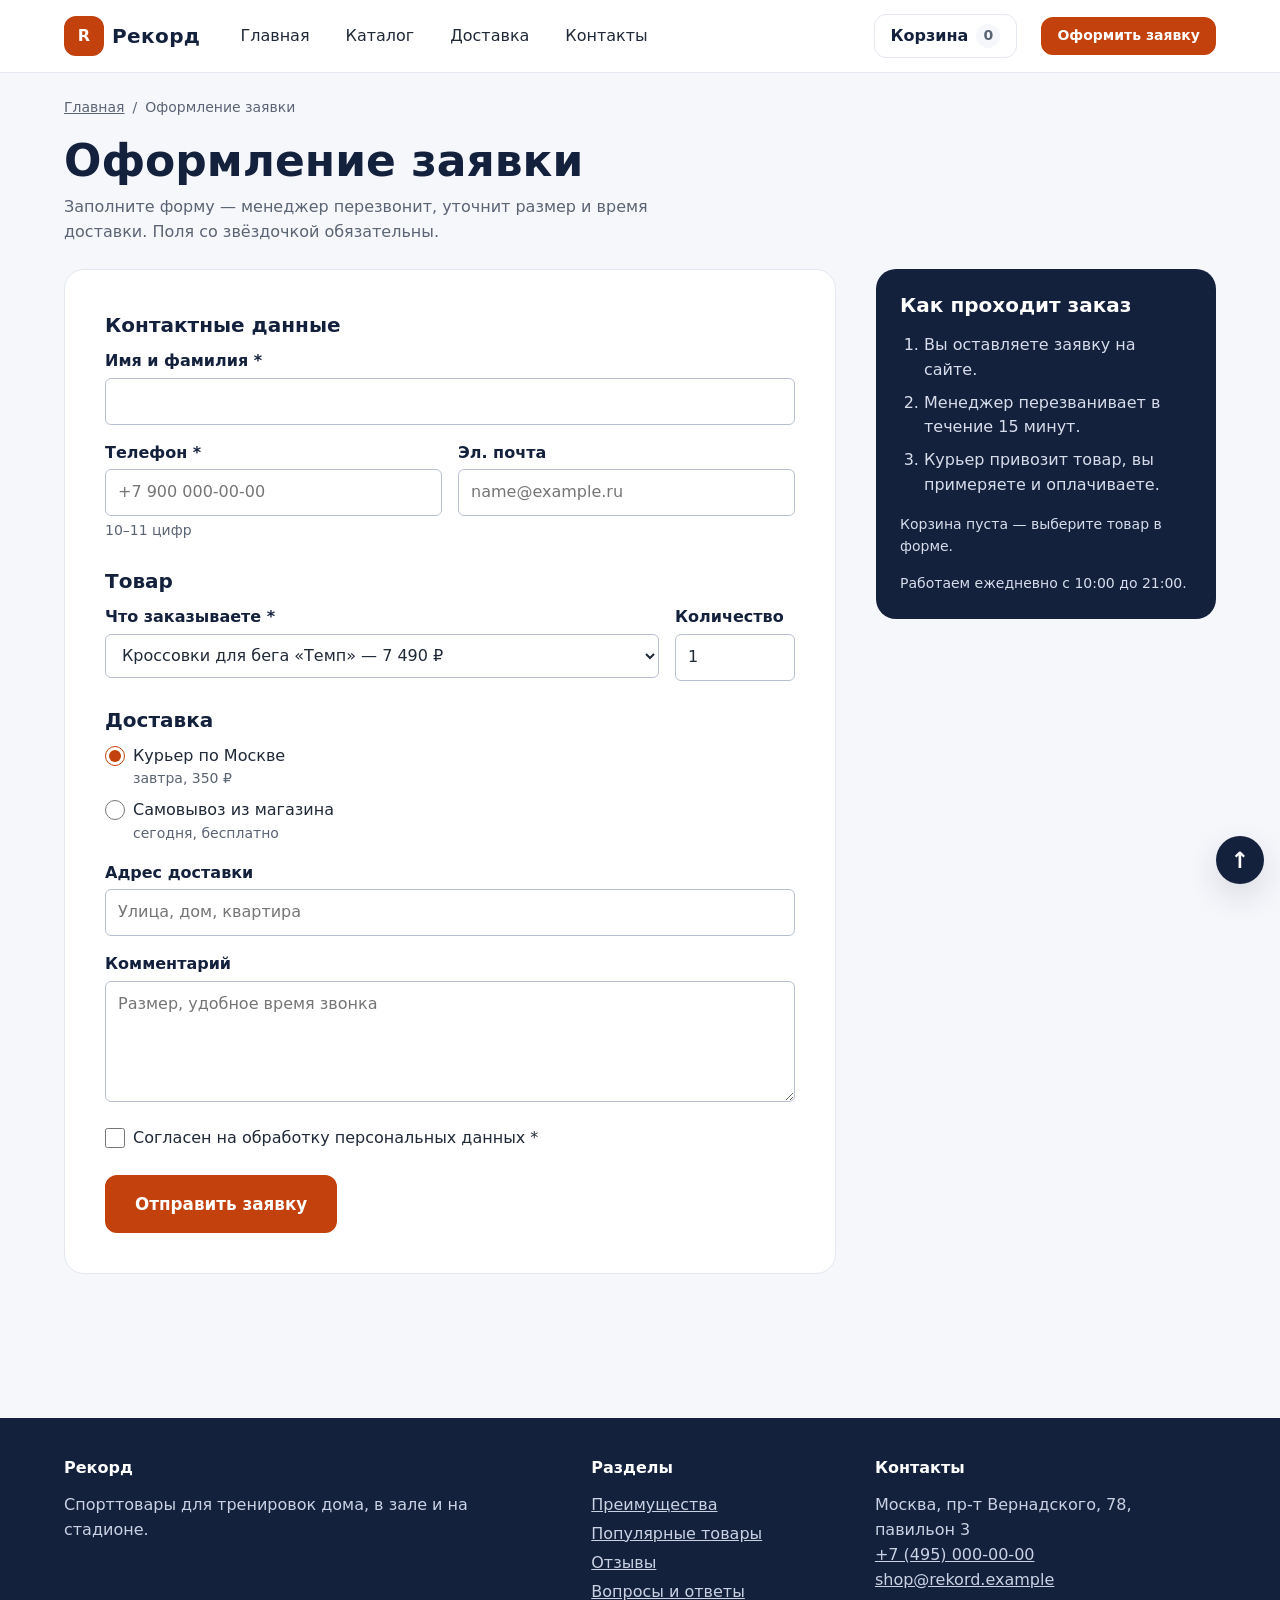
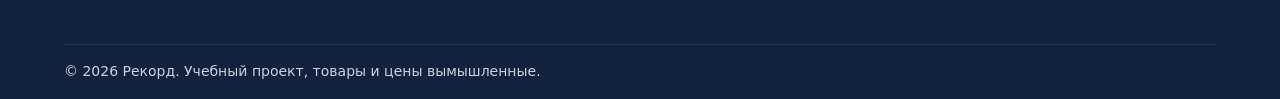
<file: order.html>
<!DOCTYPE html>
<html lang="ru">
<head>
    <meta charset="UTF-8">
    <meta name="viewport" content="width=device-width, initial-scale=1.0">
    <title>Оформление заявки — Рекорд</title>
    <meta name="description" content="Оформите заявку на спорттовары: выберите товар, способ доставки и оставьте контакты — менеджер перезвонит.">
    <link rel="icon" href="images/favicon.svg" type="image/svg+xml">
    <link rel="stylesheet" href="css/style.css">
    <link rel="stylesheet" href="css/responsive.css">
    <script>document.documentElement.classList.add('js');</script>
</head>
<body>
    <a class="skip-link" href="#main">Перейти к основному содержимому</a>
    <header class="header" id="top">
        <div class="container header__inner">
            <a class="logo" href="index.html">
                <span class="logo__mark" aria-hidden="true">R</span>
                <span class="logo__text">Рекорд</span><span class="visually-hidden"> — на главную</span>
            </a>
            <button class="header__toggle" type="button" aria-expanded="false" aria-controls="main-nav" data-nav-toggle>
                <span class="header__toggle-line" aria-hidden="true"></span>
                <span class="visually-hidden">Открыть меню</span>
            </button>
            <nav class="nav" id="main-nav" aria-label="Основная навигация">
                <ul class="nav__list">
                    <li class="nav__item"><a class="nav__link" href="index.html">Главная</a></li>
                    <li class="nav__item"><a class="nav__link" href="catalog.html">Каталог</a></li>
                    <li class="nav__item"><a class="nav__link" href="delivery.html">Доставка</a></li>
                    <li class="nav__item"><a class="nav__link" href="contacts.html">Контакты</a></li>
                </ul>
            </nav>
            <a class="header__cart" href="cart.html">
                Корзина <span class="header__cart-count" data-cart-count aria-live="polite">0</span>
            </a>
            <a class="button button--small header__cta" href="order.html">Оформить заявку</a>
        </div>
    </header>
    <main class="main" id="main">
        <nav class="breadcrumbs container" aria-label="Хлебные крошки">
            <ol class="breadcrumbs__list">
                <li class="breadcrumbs__item"><a class="breadcrumbs__link" href="index.html">Главная</a></li>
                <li class="breadcrumbs__item" aria-current="page">Оформление заявки</li>
            </ol>
        </nav>
        <div class="container page-header">
            <h1 class="page-header__title">Оформление заявки</h1>
            <p class="page-header__text">Заполните форму — менеджер перезвонит, уточнит размер и время доставки. Поля со звёздочкой обязательны.</p>
        </div>
        <div class="container order">
            <form class="order-form" id="order-form" action="order.html" method="post" novalidate data-order-form>
                <fieldset class="order-form__group">
                    <legend class="order-form__legend">Контактные данные</legend>
                    <div class="form-field">
                        <label class="form-field__label" for="order-name">Имя и фамилия <span aria-hidden="true">*</span></label>
                        <input class="form-field__input" id="order-name" name="name" type="text" autocomplete="name" required minlength="2" aria-describedby="order-name-error">
                        <p class="form-field__error" id="order-name-error" data-error-for="order-name"></p>
                    </div>
                    <div class="order-form__row">
                        <div class="form-field">
                            <label class="form-field__label" for="order-phone">Телефон <span aria-hidden="true">*</span></label>
                            <input class="form-field__input" id="order-phone" name="phone" type="tel" autocomplete="tel" required placeholder="+7 900 000-00-00" pattern="[+]?[0-9 ()-]{10,18}" aria-describedby="order-phone-hint order-phone-error">
                            <p class="form-field__hint" id="order-phone-hint">10–11 цифр</p>
                        <p class="form-field__error" id="order-phone-error" data-error-for="order-phone"></p>
                        </div>
                        <div class="form-field">
                            <label class="form-field__label" for="order-email">Эл. почта</label>
                            <input class="form-field__input" id="order-email" name="email" type="email" autocomplete="email" placeholder="name@example.ru" aria-describedby="order-email-error">
                        <p class="form-field__error" id="order-email-error" data-error-for="order-email"></p>
                        </div>
                    </div>
                </fieldset>

                <fieldset class="order-form__group">
                    <legend class="order-form__legend">Товар</legend>
                    <div class="order-form__row">
                        <div class="form-field">
                            <label class="form-field__label" for="order-product">Что заказываете <span aria-hidden="true">*</span></label>
                            <select class="form-field__input" id="order-product" name="product" required aria-describedby="order-product-error"><option value="1" selected>Кроссовки для бега «Темп» — 7 490 ₽</option><option value="2">Беговой жилет с двумя флягами — 3 290 ₽</option><option value="3">Спортивные часы «Пульс» — 12 990 ₽</option><option value="4">Гантели разборные 2 × 10 кг — 5 490 ₽</option><option value="5">Гиря чугунная 16 кг — 3 990 ₽</option><option value="6">Турник настенный — 2 790 ₽</option><option value="7">Коврик для йоги 6 мм — 1 890 ₽</option><option value="8">Набор резинок-эспандеров — 990 ₽</option><option value="9">Скакалка скоростная — 690 ₽</option><option value="10">Мяч футбольный, размер 5 — 2 490 ₽</option><option value="11" disabled>Мяч баскетбольный, размер 7 — 2 990 ₽</option><option value="12">Мяч волейбольный — 2 690 ₽</option></select>
                        <p class="form-field__error" id="order-product-error" data-error-for="order-product"></p>
                        </div>
                        <div class="form-field form-field--narrow">
                            <label class="form-field__label" for="order-quantity">Количество</label>
                            <input class="form-field__input" id="order-quantity" name="quantity" type="number" min="1" max="10" value="1" required aria-describedby="order-quantity-error">
                        <p class="form-field__error" id="order-quantity-error" data-error-for="order-quantity"></p>
                        </div>
                    </div>
                </fieldset>

                <fieldset class="order-form__group">
                    <legend class="order-form__legend">Доставка</legend>
                    <div class="radio-group">
                        <label class="radio">
                            <input class="radio__input" type="radio" name="delivery" value="courier" checked>
                            <span class="radio__label">Курьер по Москве <span class="radio__note">завтра, 350 ₽</span></span>
                        </label>
                        <label class="radio">
                            <input class="radio__input" type="radio" name="delivery" value="pickup">
                            <span class="radio__label">Самовывоз из магазина <span class="radio__note">сегодня, бесплатно</span></span>
                        </label>
                    </div>
                    <div class="form-field">
                        <label class="form-field__label" for="order-address">Адрес доставки</label>
                        <input class="form-field__input" id="order-address" name="address" type="text" autocomplete="street-address" placeholder="Улица, дом, квартира" aria-describedby="order-address-error">
                        <p class="form-field__error" id="order-address-error" data-error-for="order-address"></p>
                    </div>
                    <div class="form-field">
                        <label class="form-field__label" for="order-comment">Комментарий</label>
                        <textarea class="form-field__input form-field__input--textarea" id="order-comment" name="comment" rows="4" maxlength="500" placeholder="Размер, удобное время звонка"></textarea>
                    </div>
                </fieldset>

                <label class="checkbox order-form__consent">
                    <input class="checkbox__input" id="order-consent" type="checkbox" name="consent" required aria-describedby="order-consent-error">
                    <span class="checkbox__label">Согласен на обработку персональных данных <span aria-hidden="true">*</span></span>
                </label>
                        <p class="form-field__error" id="order-consent-error" data-error-for="order-consent"></p>
                <div class="form-message" data-form-message role="status" aria-live="polite" hidden></div>
                <button class="button button--large order-form__submit" type="submit">Отправить заявку</button>
            </form>

            <aside class="order-summary" aria-labelledby="summary-title">
                <h2 class="order-summary__title" id="summary-title">Как проходит заказ</h2>
                <ol class="order-summary__steps">
                    <li>Вы оставляете заявку на сайте.</li>
                    <li>Менеджер перезванивает в течение 15 минут.</li>
                    <li>Курьер привозит товар, вы примеряете и оплачиваете.</li>
                </ol>
                <div class="order-summary__cart" data-order-cart></div>
                <p class="order-summary__note">Работаем ежедневно с 10:00 до 21:00.</p>
            </aside>
        </div>
    </main>
    <footer class="footer" id="contacts">
        <div class="container footer__inner">
            <section class="footer__column" aria-labelledby="footer-about">
                <h2 class="footer__title" id="footer-about">Рекорд</h2>
                <p class="footer__text">Спорттовары для тренировок дома, в зале и на стадионе.</p>
            </section>
            <nav class="footer__column" aria-labelledby="footer-nav">
                <h2 class="footer__title" id="footer-nav">Разделы</h2>
                <ul class="footer__list">
                    <li><a class="footer__link" href="index.html#advantages">Преимущества</a></li>
                    <li><a class="footer__link" href="index.html#popular">Популярные товары</a></li>
                    <li><a class="footer__link" href="index.html#reviews">Отзывы</a></li>
                    <li><a class="footer__link" href="delivery.html#faq">Вопросы и ответы</a></li>
                </ul>
            </nav>
            <section class="footer__column" aria-labelledby="footer-contacts">
                <h2 class="footer__title" id="footer-contacts">Контакты</h2>
                <address class="footer__address">
                    Москва, пр-т Вернадского, 78, павильон 3<br>
                    <a class="footer__link" href="tel:+74950000000">+7 (495) 000-00-00</a><br>
                    <a class="footer__link" href="mailto:shop@rekord.example">shop@rekord.example</a>
                </address>
            </section>
        </div>
        <div class="container footer__bottom">
            <p class="footer__copy">© 2026 Рекорд. Учебный проект, товары и цены вымышленные.</p>
        </div>
    </footer>

    <a class="to-top" href="#top"><span aria-hidden="true">↑</span><span class="visually-hidden">Наверх страницы</span></a>
    <dialog class="modal" id="consult-modal" aria-labelledby="consult-title">
        <form class="modal__content" method="dialog" data-consult-form>
            <button class="modal__close" type="submit" value="cancel" aria-label="Закрыть окно" formnovalidate>×</button>
            <h2 class="modal__title" id="consult-title">Подобрать инвентарь</h2>
            <p class="modal__text">Оставьте телефон — консультант перезвонит в течение 15 минут и поможет с выбором.</p>
            <div class="form-field">
                <label class="form-field__label" for="consult-name">Имя</label>
                <input class="form-field__input" id="consult-name" name="name" type="text" autocomplete="name" required minlength="2">
            </div>
            <div class="form-field">
                <label class="form-field__label" for="consult-phone">Телефон</label>
                <input class="form-field__input" id="consult-phone" name="phone" type="tel" autocomplete="tel" required
                       placeholder="+7 900 000-00-00" pattern="[+]?[0-9 ()-]{10,18}" aria-describedby="consult-phone-hint">
                <p class="form-field__hint" id="consult-phone-hint">10–11 цифр, можно с пробелами и скобками</p>
            </div>
            <p class="modal__message" data-consult-message role="status" hidden></p>
            <button class="button modal__submit" type="submit" value="send">Жду звонка</button>
        </form>
    </dialog>

    <script src="js/data.js" defer></script>
    <script src="js/storage.js" defer></script>
    <script src="js/utils.js" defer></script>
    <script src="js/cart.js" defer></script>
    <script src="js/catalog.js" defer></script>
    <script src="js/product.js" defer></script>
    <script src="js/modal.js" defer></script>
    <script src="js/validation.js" defer></script>
    <script src="js/main.js" defer></script>
</body>
</html>
</file>
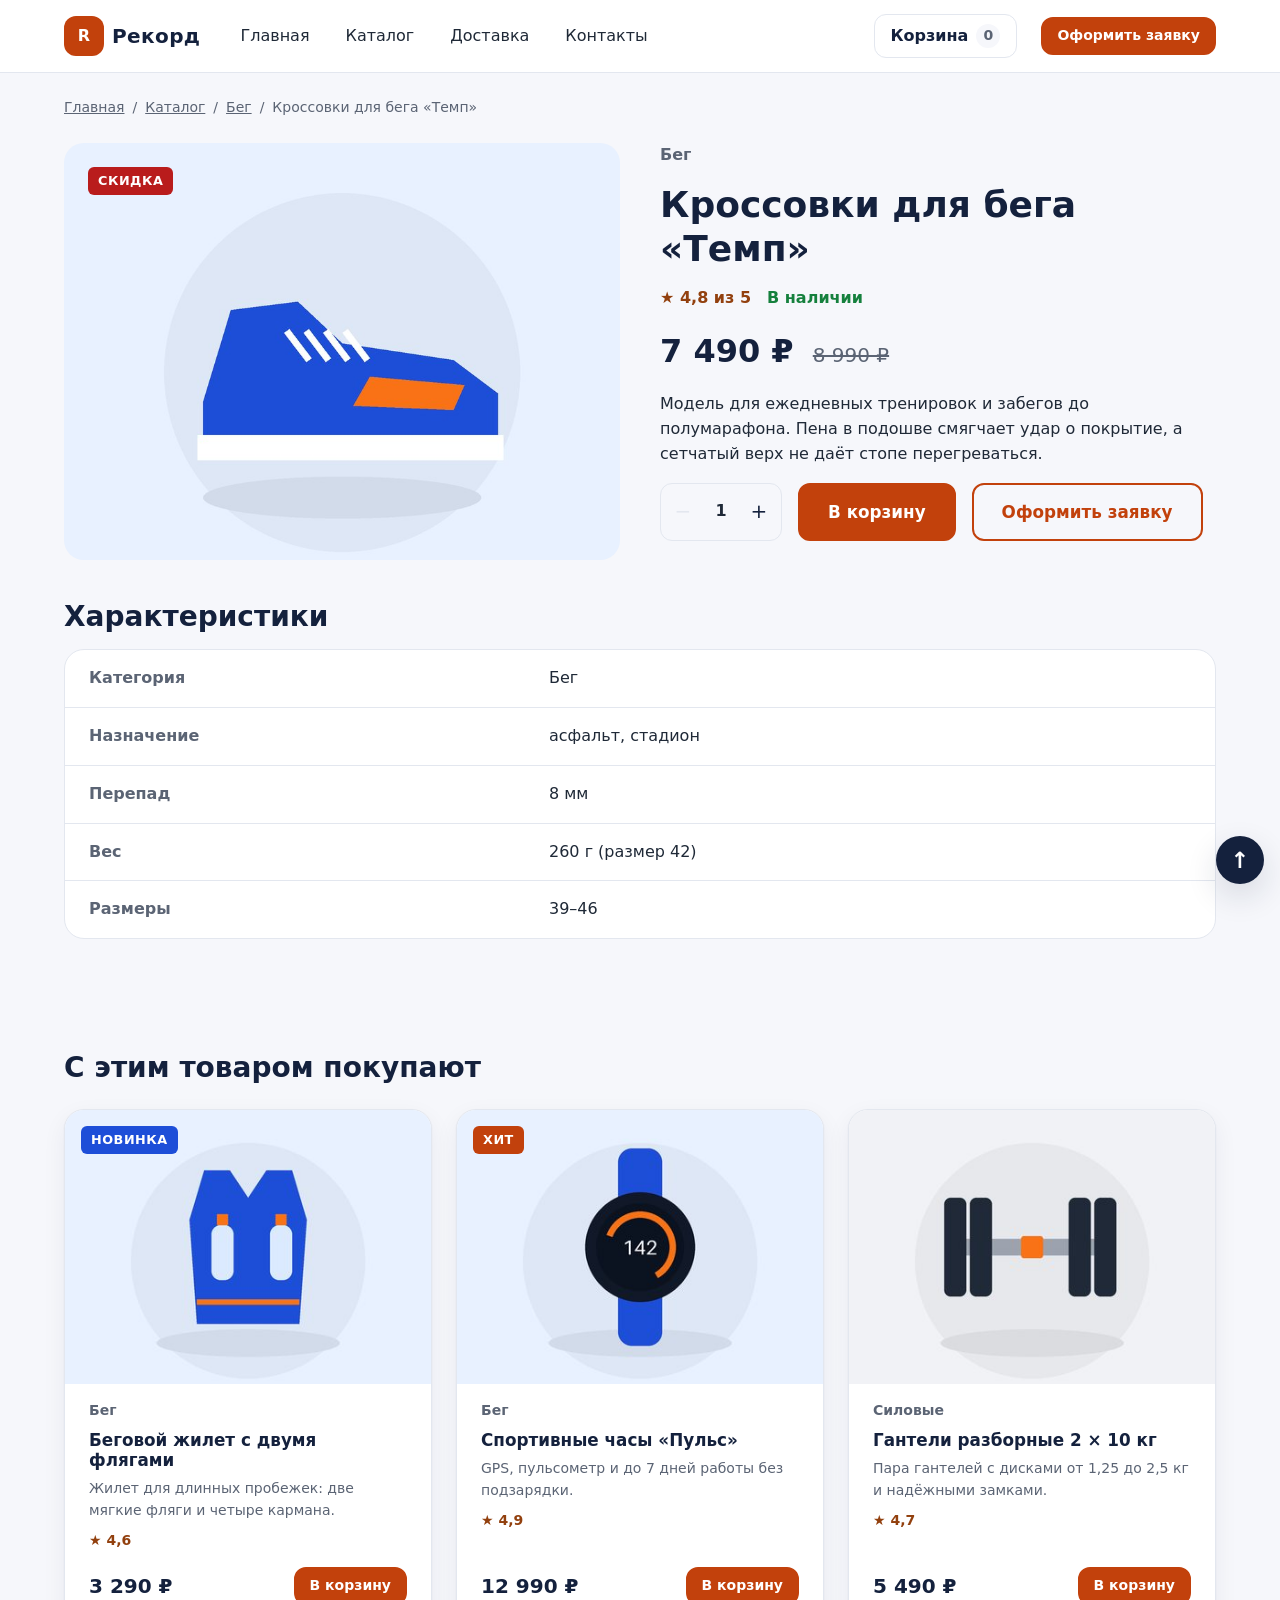
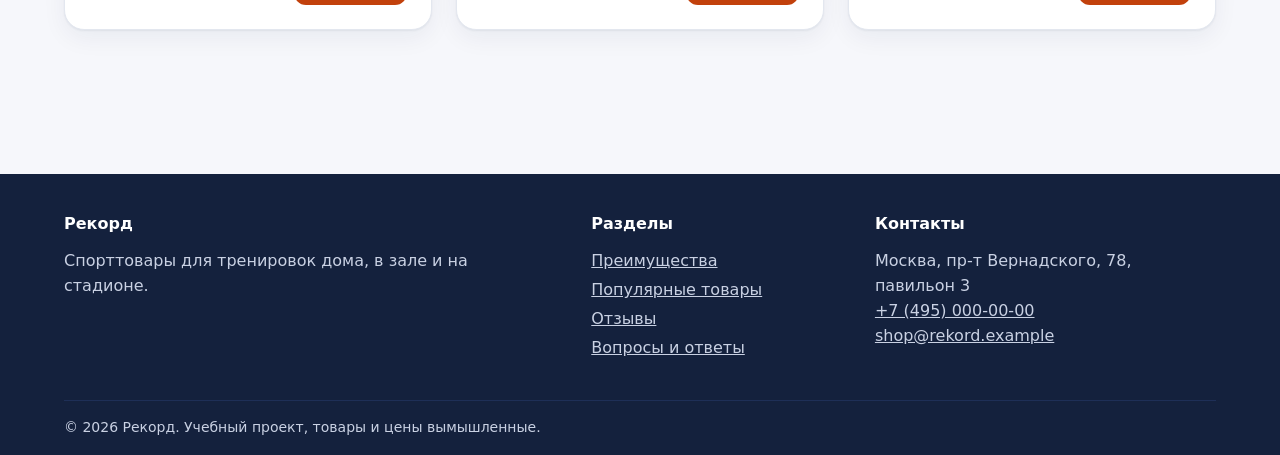
<file: product.html>
<!DOCTYPE html>
<html lang="ru">
<head>
    <meta charset="UTF-8">
    <meta name="viewport" content="width=device-width, initial-scale=1.0">
    <title>Кроссовки для бега «Темп» — Рекорд</title>
    <meta name="description" content="Кроссовки для бега «Темп»: Лёгкие кроссовки с амортизирующей подошвой для асфальта и стадиона. Цена 7 490 ₽, доставка по Москве.">
    <link rel="icon" href="images/favicon.svg" type="image/svg+xml">
    <link rel="stylesheet" href="css/style.css">
    <link rel="stylesheet" href="css/responsive.css">
    <script>document.documentElement.classList.add('js');</script>
</head>
<body>
    <a class="skip-link" href="#main">Перейти к основному содержимому</a>
    <header class="header" id="top">
        <div class="container header__inner">
            <a class="logo" href="index.html">
                <span class="logo__mark" aria-hidden="true">R</span>
                <span class="logo__text">Рекорд</span><span class="visually-hidden"> — на главную</span>
            </a>
            <button class="header__toggle" type="button" aria-expanded="false" aria-controls="main-nav" data-nav-toggle>
                <span class="header__toggle-line" aria-hidden="true"></span>
                <span class="visually-hidden">Открыть меню</span>
            </button>
            <nav class="nav" id="main-nav" aria-label="Основная навигация">
                <ul class="nav__list">
                    <li class="nav__item"><a class="nav__link" href="index.html">Главная</a></li>
                    <li class="nav__item"><a class="nav__link" href="catalog.html">Каталог</a></li>
                    <li class="nav__item"><a class="nav__link" href="delivery.html">Доставка</a></li>
                    <li class="nav__item"><a class="nav__link" href="contacts.html">Контакты</a></li>
                </ul>
            </nav>
            <a class="header__cart" href="cart.html">
                Корзина <span class="header__cart-count" data-cart-count aria-live="polite">0</span>
            </a>
            <a class="button button--small header__cta" href="order.html">Оформить заявку</a>
        </div>
    </header>
    <main class="main" id="main">
        <nav class="breadcrumbs container" aria-label="Хлебные крошки">
            <ol class="breadcrumbs__list">
                <li class="breadcrumbs__item"><a class="breadcrumbs__link" href="index.html">Главная</a></li>
                <li class="breadcrumbs__item"><a class="breadcrumbs__link" href="catalog.html">Каталог</a></li>
                <li class="breadcrumbs__item"><a class="breadcrumbs__link" href="catalog.html#run" data-breadcrumb-category>Бег</a></li>
                <li class="breadcrumbs__item" aria-current="page" data-breadcrumb-current>Кроссовки для бега «Темп»</li>
            </ol>
        </nav>
        <article class="container product" data-product-root>
            <div class="product__gallery">
                <picture><source type="image/webp" srcset="images/running-shoes-400.webp 400w, images/running-shoes.webp 800w" sizes="(min-width: 960px) 50vw, 100vw"><img class="product__image" src="images/running-shoes-400.jpg" srcset="images/running-shoes-400.jpg 400w, images/running-shoes.jpg 800w" sizes="(min-width: 960px) 50vw, 100vw" alt="Кроссовки для бега «Темп»" width="800" height="600"></picture>
                <span class="product__badge badge badge--sale">Скидка</span>
            </div>
            <div class="product__info">
                <p class="product__category">Бег</p>
                <h1 class="product__title">Кроссовки для бега «Темп»</h1>
                <p class="product__meta">
                    <span class="product__rating"><span aria-hidden="true">★</span> 4,8 из 5</span>
                    <span class="product__stock product__stock--in">В наличии</span>
                </p>
                <p class="product__price">7 490 ₽ <s class="product__old-price">8 990 ₽</s></p>
                <p class="product__text">Модель для ежедневных тренировок и забегов до полумарафона. Пена в подошве смягчает удар о покрытие, а сетчатый верх не даёт стопе перегреваться.</p>
                <div class="product__actions">
                    <a class="button button--large" href="order.html">Оформить заявку</a>
                    <button class="button button--large button--ghost" type="button" data-modal-open="consult-modal">Задать вопрос</button>
                </div>
                <ul class="product__perks">
                    <li>Доставка по Москве — завтра</li>
                    <li>Примерка перед оплатой</li>
                    <li>Возврат в течение 30 дней</li>
                </ul>
            </div>
            <section class="product__specs" aria-labelledby="specs-title">
                <h2 class="product__subtitle" id="specs-title">Характеристики</h2>
                <div class="table-wrapper">
                    <table class="specs-table">
                        <caption class="visually-hidden">Характеристики товара «Кроссовки для бега «Темп»»</caption>
                        <tbody>
                        <tr><th scope="row">Категория</th><td>Бег</td></tr>
                        <tr><th scope="row">Назначение</th><td>асфальт, стадион</td></tr>
                        <tr><th scope="row">Перепад</th><td>8 мм</td></tr>
                        <tr><th scope="row">Вес</th><td>260 г (размер 42)</td></tr>
                        <tr><th scope="row">Размеры</th><td>39–46</td></tr>
                        </tbody>
                    </table>
                </div>
            </section>
        </article>

        <section class="section" aria-labelledby="related-title" data-related>
            <div class="container">
                <h2 class="section__title" id="related-title">С этим товаром покупают</h2>
                <div class="product-grid product-grid--three" data-related-list>
            <article class="product-card">
                <a class="product-card__image-link" href="product.html?id=2" tabindex="-1" aria-hidden="true">
                    <picture><source type="image/webp" srcset="images/running-vest-400.webp 400w, images/running-vest.webp 800w" sizes="(min-width: 960px) 25vw, (min-width: 640px) 50vw, 100vw"><img class="product-card__image" src="images/running-vest-400.jpg" srcset="images/running-vest-400.jpg 400w, images/running-vest.jpg 800w" sizes="(min-width: 960px) 25vw, (min-width: 640px) 50vw, 100vw" alt="" width="400" height="300" loading="lazy"></picture>
                </a>
                <span class="product-card__badge badge badge--new">Новинка</span>
                <div class="product-card__body">
                    <p class="product-card__category">Бег</p>
                    <h3 class="product-card__title"><a class="product-card__link" href="product.html?id=2">Беговой жилет с двумя флягами</a></h3>
                    <p class="product-card__text">Жилет для длинных пробежек: две мягкие фляги и четыре кармана.</p>
                    <p class="product-card__rating"><span aria-hidden="true">★</span> 4,6<span class="visually-hidden"> из 5</span></p>
                    <div class="product-card__footer">
                        <p class="product-card__price">3 290 ₽</p>
                        <a class="button button--small" href="order.html">В заявку</a>
                    </div>
                </div>
            </article>
            <article class="product-card">
                <a class="product-card__image-link" href="product.html?id=3" tabindex="-1" aria-hidden="true">
                    <picture><source type="image/webp" srcset="images/sport-watch-400.webp 400w, images/sport-watch.webp 800w" sizes="(min-width: 960px) 25vw, (min-width: 640px) 50vw, 100vw"><img class="product-card__image" src="images/sport-watch-400.jpg" srcset="images/sport-watch-400.jpg 400w, images/sport-watch.jpg 800w" sizes="(min-width: 960px) 25vw, (min-width: 640px) 50vw, 100vw" alt="" width="400" height="300" loading="lazy"></picture>
                </a>
                <span class="product-card__badge badge badge--hit">Хит</span>
                <div class="product-card__body">
                    <p class="product-card__category">Бег</p>
                    <h3 class="product-card__title"><a class="product-card__link" href="product.html?id=3">Спортивные часы «Пульс»</a></h3>
                    <p class="product-card__text">GPS, пульсометр и до 7 дней работы без подзарядки.</p>
                    <p class="product-card__rating"><span aria-hidden="true">★</span> 4,9<span class="visually-hidden"> из 5</span></p>
                    <div class="product-card__footer">
                        <p class="product-card__price">12 990 ₽</p>
                        <a class="button button--small" href="order.html">В заявку</a>
                    </div>
                </div>
            </article>
            <article class="product-card">
                <a class="product-card__image-link" href="product.html?id=9" tabindex="-1" aria-hidden="true">
                    <picture><source type="image/webp" srcset="images/jump-rope-400.webp 400w, images/jump-rope.webp 800w" sizes="(min-width: 960px) 25vw, (min-width: 640px) 50vw, 100vw"><img class="product-card__image" src="images/jump-rope-400.jpg" srcset="images/jump-rope-400.jpg 400w, images/jump-rope.jpg 800w" sizes="(min-width: 960px) 25vw, (min-width: 640px) 50vw, 100vw" alt="" width="400" height="300" loading="lazy"></picture>
                </a>
                <div class="product-card__body">
                    <p class="product-card__category">Фитнес и йога</p>
                    <h3 class="product-card__title"><a class="product-card__link" href="product.html?id=9">Скакалка скоростная</a></h3>
                    <p class="product-card__text">Стальной трос в оплётке и ручки на подшипниках.</p>
                    <p class="product-card__rating"><span aria-hidden="true">★</span> 4,3<span class="visually-hidden"> из 5</span></p>
                    <div class="product-card__footer">
                        <p class="product-card__price">690 ₽</p>
                        <a class="button button--small" href="order.html">В заявку</a>
                    </div>
                </div>
            </article>
                </div>
            </div>
        </section>
    </main>
    <footer class="footer" id="contacts">
        <div class="container footer__inner">
            <section class="footer__column" aria-labelledby="footer-about">
                <h2 class="footer__title" id="footer-about">Рекорд</h2>
                <p class="footer__text">Спорттовары для тренировок дома, в зале и на стадионе.</p>
            </section>
            <nav class="footer__column" aria-labelledby="footer-nav">
                <h2 class="footer__title" id="footer-nav">Разделы</h2>
                <ul class="footer__list">
                    <li><a class="footer__link" href="index.html#advantages">Преимущества</a></li>
                    <li><a class="footer__link" href="index.html#popular">Популярные товары</a></li>
                    <li><a class="footer__link" href="index.html#reviews">Отзывы</a></li>
                    <li><a class="footer__link" href="delivery.html#faq">Вопросы и ответы</a></li>
                </ul>
            </nav>
            <section class="footer__column" aria-labelledby="footer-contacts">
                <h2 class="footer__title" id="footer-contacts">Контакты</h2>
                <address class="footer__address">
                    Москва, пр-т Вернадского, 78, павильон 3<br>
                    <a class="footer__link" href="tel:+74950000000">+7 (495) 000-00-00</a><br>
                    <a class="footer__link" href="mailto:shop@rekord.example">shop@rekord.example</a>
                </address>
            </section>
        </div>
        <div class="container footer__bottom">
            <p class="footer__copy">© 2026 Рекорд. Учебный проект, товары и цены вымышленные.</p>
        </div>
    </footer>

    <a class="to-top" href="#top"><span aria-hidden="true">↑</span><span class="visually-hidden">Наверх страницы</span></a>
    <dialog class="modal" id="consult-modal" aria-labelledby="consult-title">
        <form class="modal__content" method="dialog" data-consult-form>
            <button class="modal__close" type="submit" value="cancel" aria-label="Закрыть окно" formnovalidate>×</button>
            <h2 class="modal__title" id="consult-title">Подобрать инвентарь</h2>
            <p class="modal__text">Оставьте телефон — консультант перезвонит в течение 15 минут и поможет с выбором.</p>
            <div class="form-field">
                <label class="form-field__label" for="consult-name">Имя</label>
                <input class="form-field__input" id="consult-name" name="name" type="text" autocomplete="name" required minlength="2">
            </div>
            <div class="form-field">
                <label class="form-field__label" for="consult-phone">Телефон</label>
                <input class="form-field__input" id="consult-phone" name="phone" type="tel" autocomplete="tel" required
                       placeholder="+7 900 000-00-00" pattern="[+]?[0-9 ()-]{10,18}" aria-describedby="consult-phone-hint">
                <p class="form-field__hint" id="consult-phone-hint">10–11 цифр, можно с пробелами и скобками</p>
            </div>
            <p class="modal__message" data-consult-message role="status" hidden></p>
            <button class="button modal__submit" type="submit" value="send">Жду звонка</button>
        </form>
    </dialog>

    <script src="js/data.js" defer></script>
    <script src="js/storage.js" defer></script>
    <script src="js/utils.js" defer></script>
    <script src="js/cart.js" defer></script>
    <script src="js/catalog.js" defer></script>
    <script src="js/product.js" defer></script>
    <script src="js/modal.js" defer></script>
    <script src="js/validation.js" defer></script>
    <script src="js/main.js" defer></script>
</body>
</html>
</file>
<file: css/style.css>
/* ==========================================================================
   Магазин спорттоваров «Рекорд» — стили контрольной работы №4
   Подход Mobile First: здесь базовые стили для телефона (от 320px),
   раскладки для планшета и десктопа — в responsive.css через min-width.
   Именование классов — БЭМ: блок__элемент--модификатор
   ========================================================================== */

/* ---------- 1. Переменные ---------- */
:root {
    --color-primary: #14213d;
    --color-primary-soft: #1e2f57;
    --color-accent: #c2410c;
    --color-accent-hover: #9a3412;
    --color-accent-soft: #fff1e8;
    --color-bg: #f6f7fb;
    --color-surface: #ffffff;
    --color-text: #1f2937;
    --color-muted: #5b6474;
    --color-border: #e3e7ef;
    --color-white: #ffffff;
    --color-success: #15803d;
    --color-danger: #b91c1c;
    --color-info: #1d4ed8;
    --color-focus: #2563eb;

    --font-main: system-ui, -apple-system, "Segoe UI", Roboto, Arial, sans-serif;
    --font-size-sm: 0.875rem;
    --font-size-base: 1rem;
    --font-size-lg: 1.25rem;
    --font-size-xl: 1.5rem;
    --font-size-xxl: 2rem;

    --space-xs: 4px;
    --space-sm: 8px;
    --space-md: 16px;
    --space-lg: 24px;
    --space-xl: 32px;
    --space-xxl: 48px;

    --radius-sm: 6px;
    --radius-md: 12px;
    --radius-lg: 20px;
    --shadow-card: 0 1px 2px rgba(20, 33, 61, 0.06), 0 8px 24px rgba(20, 33, 61, 0.06);
    --shadow-hover: 0 12px 32px rgba(20, 33, 61, 0.14);
    --transition: 0.2s ease;

    --container-width: 1200px;
    --header-height: 64px;

    --z-sticky: 10;
    --z-header: 50;
    --z-fixed: 60;
}

/* ---------- 2. База ---------- */
*,
*::before,
*::after {
    box-sizing: border-box;
}

html {
    scroll-behavior: smooth;
    scroll-padding-top: calc(var(--header-height) + var(--space-md));
}

body {
    margin: 0;
    font-family: var(--font-main);
    font-size: var(--font-size-base);
    line-height: 1.55;
    color: var(--color-text);
    background-color: var(--color-bg);
}

img,
video {
    display: block;
    max-width: 100%;
    height: auto;
}

/* Атрибут hidden должен скрывать элемент, даже если у блока задан display */
[hidden] {
    display: none !important;
}

a {
    color: var(--color-accent);
}

a:hover {
    color: var(--color-accent-hover);
}

h1,
h2,
h3 {
    margin: 0;
    line-height: 1.2;
    color: var(--color-primary);
}

p {
    margin: 0;
}

:focus-visible {
    outline: 3px solid var(--color-focus);
    outline-offset: 2px;
}

.visually-hidden {
    position: absolute;
    width: 1px;
    height: 1px;
    margin: -1px;
    padding: 0;
    overflow: hidden;
    clip: rect(0 0 0 0);
    white-space: nowrap;
    border: 0;
}

.container {
    width: 100%;
    max-width: var(--container-width);
    margin: 0 auto;
    padding: 0 var(--space-md);
}

/* Ссылка «к содержимому»: видна только при фокусе с клавиатуры */
.skip-link {
    position: absolute;
    top: var(--space-sm);
    left: var(--space-sm);
    z-index: 100;
    padding: var(--space-sm) var(--space-md);
    font-weight: 700;
    color: var(--color-white);
    background-color: var(--color-primary);
    border-radius: var(--radius-sm);
    transform: translateY(-200%);
}

.skip-link:focus {
    color: var(--color-white);
    transform: translateY(0);
}

/* ---------- 3. Кнопка ---------- */
.button {
    display: inline-flex;
    align-items: center;
    justify-content: center;
    gap: var(--space-sm);
    min-height: 44px;
    padding: 10px 20px;
    font: inherit;
    font-weight: 600;
    color: var(--color-white);
    text-decoration: none;
    background-color: var(--color-accent);
    border: 2px solid var(--color-accent);
    border-radius: var(--radius-md);
    cursor: pointer;
    transition: background-color var(--transition), border-color var(--transition), transform var(--transition);
}

.button:hover {
    color: var(--color-white);
    background-color: var(--color-accent-hover);
    border-color: var(--color-accent-hover);
}

.button:active {
    transform: translateY(1px);
}

.button:disabled {
    cursor: not-allowed;
    opacity: 0.55;
}

.button--small {
    min-height: 36px;
    padding: 6px 14px;
    font-size: var(--font-size-sm);
}

.button--large {
    min-height: 52px;
    padding: 14px 28px;
    font-size: 1.05rem;
}

.button--ghost {
    color: var(--color-accent);
    background-color: transparent;
}

.button--ghost:hover {
    color: var(--color-white);
}

.button--light {
    color: var(--color-primary);
    background-color: var(--color-white);
    border-color: var(--color-white);
}

.button--light:hover {
    color: var(--color-primary);
    background-color: var(--color-accent-soft);
    border-color: var(--color-accent-soft);
}

/* ---------- 4. Шапка и навигация ---------- */
.header {
    position: sticky;
    top: 0;
    z-index: var(--z-header);
    background-color: var(--color-surface);
    border-bottom: 1px solid var(--color-border);
}

.header__inner {
    display: flex;
    flex-wrap: wrap;
    align-items: center;
    gap: var(--space-md);
    min-height: var(--header-height);
}

/* На телефоне кнопка заявки есть в меню и на страницах, в шапке её прячем */
.header__cta {
    display: none;
}

.header__toggle {
    position: relative;
    display: grid;
    place-items: center;
    width: 44px;
    height: 44px;
    margin-left: auto;
    padding: 0;
    background: none;
    border: 1px solid var(--color-border);
    border-radius: var(--radius-md);
    cursor: pointer;
}

.header__toggle-line,
.header__toggle-line::before,
.header__toggle-line::after {
    display: block;
    width: 20px;
    height: 2px;
    background-color: var(--color-primary);
    border-radius: 2px;
    transition: transform var(--transition), background-color var(--transition);
}

.header__toggle-line {
    position: relative;
}

.header__toggle-line::before,
.header__toggle-line::after {
    position: absolute;
    left: 0;
    content: "";
}

.header__toggle-line::before { top: -6px; }
.header__toggle-line::after { top: 6px; }

.header__toggle[aria-expanded="true"] .header__toggle-line {
    background-color: transparent;
}

.header__toggle[aria-expanded="true"] .header__toggle-line::before {
    transform: translateY(6px) rotate(45deg);
}

.header__toggle[aria-expanded="true"] .header__toggle-line::after {
    transform: translateY(-6px) rotate(-45deg);
}

.logo {
    display: flex;
    align-items: center;
    gap: var(--space-sm);
    color: var(--color-primary);
    text-decoration: none;
}

.logo__mark {
    display: grid;
    place-items: center;
    width: 40px;
    height: 40px;
    font-weight: 800;
    color: var(--color-white);
    background-color: var(--color-accent);
    border-radius: var(--radius-md);
}

.logo__text {
    font-size: var(--font-size-lg);
    font-weight: 800;
    letter-spacing: 0.02em;
}

/* Мобильное меню: скрыто, пока не нажата кнопка; без JS меню видно всегда */
.nav {
    width: 100%;
    padding-bottom: var(--space-md);
}

.js .nav {
    display: none;
}

.js .nav--open {
    display: block;
}

.nav__list {
    display: flex;
    flex-direction: column;
    gap: var(--space-xs);
    margin: 0;
    padding: 0;
    list-style: none;
}

.nav__link {
    display: block;
    padding: 12px var(--space-md);
    font-weight: 500;
    color: var(--color-text);
    text-decoration: none;
    border-radius: var(--radius-sm);
    transition: background-color var(--transition), color var(--transition);
}

.nav__link:hover {
    color: var(--color-accent);
    background-color: var(--color-accent-soft);
}

.nav__link--active {
    color: var(--color-accent);
    background-color: var(--color-accent-soft);
}

/* ---------- 5. Хлебные крошки и заголовок страницы ---------- */
.breadcrumbs {
    padding-top: var(--space-lg);
}

.breadcrumbs__list {
    display: flex;
    flex-wrap: wrap;
    gap: var(--space-sm);
    margin: 0;
    padding: 0;
    font-size: var(--font-size-sm);
    color: var(--color-muted);
    list-style: none;
}

.breadcrumbs__item:not(:last-child)::after {
    content: "/";
    margin-left: var(--space-sm);
}

.breadcrumbs__link {
    color: var(--color-muted);
}

.page-header {
    padding-top: var(--space-md);
    padding-bottom: var(--space-lg);
}

.page-header__title {
    font-size: var(--font-size-xxl);
}

.page-header__text {
    max-width: 640px;
    margin-top: var(--space-sm);
    color: var(--color-muted);
}

/* ---------- 6. Секции ---------- */
/* Только вертикальные отступы: секция может быть одновременно .container,
   и горизонтальные отступы контейнера должны сохраниться */
.section {
    padding-top: var(--space-xxl);
    padding-bottom: var(--space-xxl);
}

.section--muted {
    background-color: var(--color-surface);
}

.section--tight {
    padding-top: var(--space-lg);
    padding-bottom: var(--space-xl);
}

.section__header {
    display: flex;
    align-items: baseline;
    justify-content: space-between;
    gap: var(--space-md);
    margin-bottom: var(--space-lg);
}

.section__title {
    margin-bottom: var(--space-lg);
    font-size: var(--font-size-xl);
}

.section__header .section__title {
    margin-bottom: 0;
}

.section__link {
    font-weight: 600;
}

/* ---------- 7. Hero ---------- */
.hero {
    color: var(--color-white);
    background-color: var(--color-primary);
}

.hero__inner {
    display: grid;
    grid-template-columns: 1fr;
    align-items: center;
    gap: var(--space-xl);
    padding-top: var(--space-xxl);
    padding-bottom: var(--space-xxl);
}

.hero__eyebrow {
    margin-bottom: var(--space-md);
    font-size: var(--font-size-sm);
    font-weight: 700;
    color: #fdba74;
    text-transform: uppercase;
    letter-spacing: 0.08em;
}

.hero__title {
    font-size: 2rem;
    color: var(--color-white);
}

.hero__text {
    max-width: 520px;
    margin-top: var(--space-md);
    font-size: 1.05rem;
    color: #d6dcea;
}

.hero__actions {
    display: flex;
    flex-wrap: wrap;
    gap: var(--space-md);
    margin-top: var(--space-xl);
}

.hero__actions .button--ghost {
    color: var(--color-white);
    border-color: var(--color-white);
}

.hero__actions .button--ghost:hover {
    color: var(--color-primary);
    background-color: var(--color-white);
}

.hero__media {
    position: relative;
}

.hero__image {
    width: 100%;
    border-radius: var(--radius-lg);
}

.hero__sticker {
    position: absolute;
    left: var(--space-md);
    bottom: var(--space-md);
    padding: var(--space-md) var(--space-lg);
    font-weight: 800;
    color: var(--color-primary);
    background-color: #fed7aa;
    border-radius: var(--radius-md);
    box-shadow: var(--shadow-hover);
    transform: rotate(-3deg);
}

/* ---------- 8. Преимущества ---------- */
.advantages__list {
    display: grid;
    grid-template-columns: 1fr;
    gap: var(--space-lg);
    margin: 0;
    padding: 0;
    list-style: none;
}

.advantage {
    padding: var(--space-lg);
    background-color: var(--color-surface);
    border: 1px solid var(--color-border);
    border-radius: var(--radius-lg);
}

.advantage__icon {
    display: block;
    font-size: 2rem;
}

.advantage__title {
    margin-top: var(--space-md);
    font-size: 1.1rem;
}

.advantage__text {
    margin-top: var(--space-sm);
    color: var(--color-muted);
}

/* ---------- 9. Категории ---------- */
.categories__list {
    display: grid;
    grid-template-columns: 1fr;
    gap: var(--space-lg);
    margin: 0;
    padding: 0;
    list-style: none;
}

.category-tile {
    display: flex;
    flex-direction: column;
    justify-content: flex-end;
    gap: var(--space-xs);
    min-height: 120px;
    padding: var(--space-lg);
    color: var(--color-primary);
    text-decoration: none;
    border-radius: var(--radius-lg);
    transition: transform var(--transition), box-shadow var(--transition);
}

.category-tile:hover {
    color: var(--color-primary);
    box-shadow: var(--shadow-hover);
    transform: translateY(-4px);
}

.category-tile--run { background-color: #e0ebff; }
.category-tile--power { background-color: #e7e9ef; }
.category-tile--fit { background-color: #dcf5ea; }
.category-tile--team { background-color: #ffe9d4; }

.category-tile__title {
    font-size: var(--font-size-lg);
    font-weight: 800;
}

.category-tile__text {
    color: var(--color-text);
}

/* ---------- 10. Бейдж ---------- */
.badge {
    display: inline-block;
    padding: 4px 10px;
    font-size: 0.8rem;
    font-weight: 700;
    color: var(--color-white);
    text-transform: uppercase;
    letter-spacing: 0.04em;
    border-radius: var(--radius-sm);
}

.badge--sale { background-color: var(--color-danger); }
.badge--new { background-color: var(--color-info); }
.badge--hit { background-color: var(--color-accent); }

/* ---------- 11. Карточка товара ---------- */
.product-grid {
    display: grid;
    grid-template-columns: 1fr;
    gap: var(--space-lg);
}

.product-card {
    position: relative;
    display: flex;
    flex-direction: column;
    overflow: hidden;
    background-color: var(--color-surface);
    border: 1px solid var(--color-border);
    border-radius: var(--radius-lg);
    box-shadow: var(--shadow-card);
    transition: transform var(--transition), box-shadow var(--transition);
}

.product-card:hover {
    box-shadow: var(--shadow-hover);
    transform: translateY(-4px);
}

.product-card__badge {
    position: absolute;
    top: var(--space-md);
    left: var(--space-md);
    z-index: 1;
}

.product-card__image {
    width: 100%;
    aspect-ratio: 4 / 3;
    object-fit: cover;
}

.product-card__body {
    display: flex;
    flex: 1;
    flex-direction: column;
    gap: var(--space-sm);
    padding: var(--space-md) var(--space-lg) var(--space-lg);
}

.product-card__category {
    font-size: var(--font-size-sm);
    font-weight: 600;
    color: var(--color-muted);
}

.product-card__title {
    font-size: 1.05rem;
}

.product-card__link {
    color: var(--color-primary);
    text-decoration: none;
}

.product-card__link:hover {
    color: var(--color-accent);
    text-decoration: underline;
}

.product-card__text {
    font-size: var(--font-size-sm);
    color: var(--color-muted);
}

.product-card__rating {
    font-size: var(--font-size-sm);
    font-weight: 600;
    color: #92400e;
}

.product-card__footer {
    display: flex;
    align-items: center;
    justify-content: space-between;
    gap: var(--space-sm);
    margin-top: auto;
    padding-top: var(--space-sm);
}

.product-card__price {
    font-size: var(--font-size-lg);
    font-weight: 800;
    color: var(--color-primary);
}

.product-card__old-price {
    display: block;
    font-size: var(--font-size-sm);
    font-weight: 400;
    color: var(--color-muted);
}

.product-card__status {
    font-size: var(--font-size-sm);
    font-weight: 600;
    color: var(--color-muted);
}

.product-card--unavailable .product-card__image {
    filter: grayscale(0.85);
    opacity: 0.7;
}

.product-card--unavailable .product-card__price {
    color: var(--color-muted);
}

/* ---------- 12. Отзывы ---------- */
.reviews {
    display: grid;
    grid-template-columns: 1fr;
    gap: var(--space-lg);
}

.review {
    margin: 0;
    padding: var(--space-lg);
    background-color: var(--color-bg);
    border-left: 4px solid var(--color-accent);
    border-radius: var(--radius-md);
}

.review__text {
    margin: 0;
    font-style: italic;
}

.review__author {
    margin-top: var(--space-md);
    font-weight: 700;
    color: var(--color-primary);
}

.review__product {
    display: block;
    font-size: var(--font-size-sm);
    font-weight: 400;
    color: var(--color-muted);
}

/* ---------- 13. Призыв к действию ---------- */
.cta {
    padding: var(--space-xxl) 0 0;
}

.cta__inner {
    display: flex;
    flex-direction: column;
    align-items: flex-start;
    gap: var(--space-lg);
    padding: var(--space-lg);
    color: var(--color-white);
    background: linear-gradient(120deg, var(--color-primary), var(--color-primary-soft));
    border-radius: var(--radius-lg);
}

.cta__title {
    font-size: var(--font-size-xl);
    color: var(--color-white);
}

.cta__text {
    margin-top: var(--space-sm);
    color: #d6dcea;
}

/* ---------- 14. Каталог и фильтр ---------- */
.catalog {
    display: grid;
    grid-template-columns: 1fr;
    align-items: start;
    gap: var(--space-xl);
    padding-bottom: var(--space-xxl);
}

/* На телефоне фильтр стоит над товарами; sticky включается с 1024px */
.filter {
    padding: var(--space-lg);
    background-color: var(--color-surface);
    border: 1px solid var(--color-border);
    border-radius: var(--radius-lg);
}

.filter__title {
    font-size: 1.1rem;
}

.filter__anchors {
    display: flex;
    flex-wrap: wrap;
    gap: var(--space-sm);
    margin: var(--space-md) 0 var(--space-lg);
    padding: 0;
    list-style: none;
}

.filter__anchor {
    display: inline-block;
    padding: 4px 12px;
    font-size: var(--font-size-sm);
    font-weight: 600;
    color: var(--color-primary);
    text-decoration: none;
    background-color: var(--color-bg);
    border-radius: 999px;
}

.filter__anchor:hover {
    color: var(--color-accent);
    background-color: var(--color-accent-soft);
}

.filter__form {
    display: flex;
    flex-direction: column;
    gap: var(--space-md);
}

.filter__group {
    display: flex;
    flex-direction: column;
    gap: var(--space-sm);
    margin: 0;
    padding: 0;
    border: 0;
}

.filter__legend {
    margin-bottom: var(--space-xs);
    padding: 0;
    font-weight: 700;
    color: var(--color-primary);
}

.filter__range {
    display: grid;
    grid-template-columns: 1fr 1fr;
    gap: var(--space-sm);
}

.catalog__toolbar {
    display: flex;
    flex-wrap: wrap;
    align-items: center;
    justify-content: space-between;
    gap: var(--space-md);
    margin-bottom: var(--space-lg);
}

.catalog__count {
    font-weight: 600;
    color: var(--color-muted);
}

.catalog__sort {
    display: flex;
    align-items: center;
    gap: var(--space-sm);
    color: var(--color-muted);
}

.catalog__group + .catalog__group {
    margin-top: var(--space-xxl);
}

.catalog__group-title {
    display: flex;
    align-items: center;
    gap: var(--space-sm);
    margin-bottom: var(--space-lg);
    font-size: var(--font-size-xl);
}

.catalog__group-count {
    padding: 2px 10px;
    font-size: var(--font-size-sm);
    color: var(--color-muted);
    background-color: var(--color-surface);
    border: 1px solid var(--color-border);
    border-radius: 999px;
}

/* ---------- 15. Поля формы ---------- */
.form-field {
    display: flex;
    flex-direction: column;
    gap: var(--space-xs);
}

.form-field__label {
    font-weight: 600;
    color: var(--color-primary);
}

.form-field__input {
    width: 100%;
    min-height: 44px;
    padding: 10px 12px;
    font: inherit;
    color: var(--color-text);
    background-color: var(--color-surface);
    border: 1px solid #b8c0cf;
    border-radius: var(--radius-sm);
    transition: border-color var(--transition), box-shadow var(--transition);
}

.form-field__input:hover {
    border-color: var(--color-muted);
}

.form-field__input:focus-visible {
    border-color: var(--color-focus);
    outline: none;
    box-shadow: 0 0 0 3px rgba(37, 99, 235, 0.3);
}

.form-field__input:user-invalid {
    border-color: var(--color-danger);
}

.form-field__input--textarea {
    min-height: 120px;
    resize: vertical;
}

.form-field__input--inline {
    width: auto;
    min-height: 36px;
    padding: 4px 8px;
}

.form-field__hint {
    font-size: var(--font-size-sm);
    color: var(--color-muted);
}

.form-field--narrow {
    max-width: none;
}

.checkbox,
.radio {
    display: flex;
    align-items: flex-start;
    gap: var(--space-sm);
    cursor: pointer;
}

.checkbox__input,
.radio__input {
    width: 20px;
    height: 20px;
    margin: 2px 0 0;
    accent-color: var(--color-accent);
}

.radio__note {
    display: block;
    font-size: var(--font-size-sm);
    color: var(--color-muted);
}

/* ---------- 16. Страница товара ---------- */
.product {
    display: grid;
    grid-template-columns: 1fr;
    gap: var(--space-xl);
    padding-top: var(--space-lg);
    padding-bottom: var(--space-xl);
}

.product__gallery {
    position: relative;
}

.product__image {
    width: 100%;
    border-radius: var(--radius-lg);
}

.product__badge {
    position: absolute;
    top: var(--space-lg);
    left: var(--space-lg);
}

.product__info {
    display: flex;
    flex-direction: column;
    gap: var(--space-md);
}

.product__category {
    font-weight: 600;
    color: var(--color-muted);
}

.product__title {
    font-size: 1.75rem;
}

.product__meta {
    display: flex;
    flex-wrap: wrap;
    gap: var(--space-md);
}

.product__rating {
    font-weight: 600;
    color: #92400e;
}

.product__stock {
    font-weight: 600;
}

.product__stock--in { color: var(--color-success); }
.product__stock--out { color: var(--color-danger); }

.product__price {
    font-size: 1.6rem;
    font-weight: 800;
    color: var(--color-primary);
}

.product__old-price {
    margin-left: var(--space-sm);
    font-size: var(--font-size-lg);
    font-weight: 400;
    color: var(--color-muted);
}

.product__actions {
    display: flex;
    flex-direction: column;
    gap: var(--space-md);
}

.product__perks {
    display: flex;
    flex-direction: column;
    gap: var(--space-xs);
    margin: 0;
    padding: var(--space-md) var(--space-lg);
    list-style: none;
    background-color: var(--color-surface);
    border-radius: var(--radius-md);
}

.product__perks li::before {
    content: "✓ ";
    font-weight: 700;
    color: var(--color-success);
}

.product__specs {
    grid-column: 1 / -1;
}

.product__subtitle {
    margin-bottom: var(--space-md);
    font-size: var(--font-size-xl);
}

/* ---------- 17. Таблицы ---------- */
.table-wrapper {
    overflow-x: auto;
    background-color: var(--color-surface);
    border: 1px solid var(--color-border);
    border-radius: var(--radius-lg);
}

.specs-table,
.compare-table {
    width: 100%;
    border-collapse: collapse;
}

/* Широкую таблицу не сжимаем: на телефоне она прокручивается внутри .table-wrapper */
.compare-table {
    min-width: 640px;
}

.table-wrapper:focus-visible {
    outline-offset: 4px;
}

.table-hint {
    margin-bottom: var(--space-sm);
    font-size: var(--font-size-sm);
    color: var(--color-muted);
}

.specs-table th,
.specs-table td,
.compare-table th,
.compare-table td {
    padding: 12px var(--space-md);
    text-align: left;
    border-bottom: 1px solid var(--color-border);
}

.specs-table tr:last-child th,
.specs-table tr:last-child td,
.compare-table tbody tr:last-child th,
.compare-table tbody tr:last-child td {
    border-bottom: 0;
}

.specs-table th {
    width: 40%;
    font-weight: 600;
    color: var(--color-muted);
}

.compare-table thead th {
    font-size: var(--font-size-sm);
    color: var(--color-muted);
    text-transform: uppercase;
    letter-spacing: 0.04em;
    background-color: var(--color-bg);
}

.compare-table tbody th {
    color: var(--color-primary);
}

.compare-table tbody tr:hover {
    background-color: var(--color-accent-soft);
}

/* ---------- 18. Заявка ---------- */
.order {
    display: grid;
    grid-template-columns: 1fr;
    align-items: start;
    gap: var(--space-xl);
    padding-bottom: var(--space-xxl);
}

.order-form {
    display: flex;
    flex-direction: column;
    gap: var(--space-lg);
    padding: var(--space-lg);
    background-color: var(--color-surface);
    border: 1px solid var(--color-border);
    border-radius: var(--radius-lg);
}

.order-form__group {
    display: flex;
    flex-direction: column;
    gap: var(--space-md);
    margin: 0;
    padding: 0;
    border: 0;
}

.order-form__legend {
    margin-bottom: var(--space-sm);
    padding: 0;
    font-size: var(--font-size-lg);
    font-weight: 700;
    color: var(--color-primary);
}

.order-form__row {
    display: flex;
    flex-direction: column;
    gap: var(--space-md);
}

.order-form__row > .form-field {
    flex: 1;
}



.radio-group {
    display: flex;
    flex-direction: column;
    gap: var(--space-sm);
}

.order-form__submit {
    width: 100%;
}

.order-summary {
    padding: var(--space-lg);
    background-color: var(--color-primary);
    border-radius: var(--radius-lg);
    color: #d6dcea;
}

.order-summary__title {
    color: var(--color-white);
    font-size: var(--font-size-lg);
}

.order-summary__steps {
    display: flex;
    flex-direction: column;
    gap: var(--space-sm);
    margin: var(--space-md) 0;
    padding-left: var(--space-lg);
}

.order-summary__note {
    font-size: var(--font-size-sm);
}

/* ---------- 19. Контакты ---------- */
.contacts {
    display: grid;
    grid-template-columns: 1fr;
    gap: var(--space-xl);
    padding-bottom: var(--space-xxl);
}

.contact-list {
    display: grid;
    grid-template-columns: 1fr;
    gap: var(--space-md);
    margin: 0;
    padding: 0;
    list-style: none;
}

.contact-card {
    padding: var(--space-lg);
    background-color: var(--color-surface);
    border: 1px solid var(--color-border);
    border-radius: var(--radius-md);
}

.contact-card__title {
    font-size: 1rem;
    color: var(--color-muted);
}

.contact-card__text {
    margin-top: var(--space-xs);
    font-weight: 600;
}

.map {
    position: relative;
    display: flex;
    align-items: flex-end;
    min-height: 240px;
    margin-top: var(--space-lg);
    padding: var(--space-lg);
    background-color: #dfe7f1;
    background-image:
        linear-gradient(90deg, rgba(255, 255, 255, 0.7) 2px, transparent 2px),
        linear-gradient(rgba(255, 255, 255, 0.7) 2px, transparent 2px);
    background-size: 48px 48px;
    border-radius: var(--radius-lg);
}

.map__pin {
    position: absolute;
    top: 40%;
    left: 55%;
    width: 28px;
    height: 28px;
    background-color: var(--color-accent);
    border: 4px solid var(--color-white);
    border-radius: 50% 50% 50% 0;
    transform: rotate(-45deg);
    box-shadow: var(--shadow-hover);
}

.map__label {
    padding: var(--space-sm) var(--space-md);
    font-weight: 600;
    background-color: var(--color-surface);
    border-radius: var(--radius-sm);
}

.contacts__form {
    padding: var(--space-lg);
    background-color: var(--color-surface);
    border: 1px solid var(--color-border);
    border-radius: var(--radius-lg);
}

.contacts__title {
    margin-bottom: var(--space-lg);
    font-size: var(--font-size-xl);
}

.feedback-form {
    display: flex;
    flex-direction: column;
    gap: var(--space-md);
}

.feedback-form .button {
    align-self: flex-start;
}

.contacts__alt {
    margin-top: var(--space-lg);
    color: var(--color-muted);
}

/* ---------- 20. Вопросы и ответы ---------- */
.faq__list {
    display: flex;
    flex-direction: column;
    gap: var(--space-sm);
}

.faq__item {
    background-color: var(--color-surface);
    border: 1px solid var(--color-border);
    border-radius: var(--radius-md);
}

.faq__question {
    padding: var(--space-md) var(--space-lg);
    font-weight: 700;
    color: var(--color-primary);
    cursor: pointer;
}

.faq__question:hover {
    color: var(--color-accent);
}

.faq__item[open] .faq__question {
    border-bottom: 1px solid var(--color-border);
}

.faq__answer {
    padding: var(--space-md) var(--space-lg);
    color: var(--color-muted);
}

/* ---------- 21. Подвал ---------- */
.footer {
    margin-top: var(--space-xxl);
    color: #c9d1e3;
    background-color: var(--color-primary);
}

.footer__inner {
    display: grid;
    grid-template-columns: 1fr;
    gap: var(--space-xl);
    padding-top: var(--space-xl);
    padding-bottom: var(--space-xl);
}

.footer__title {
    margin-bottom: var(--space-md);
    font-size: 1rem;
    color: var(--color-white);
}

.footer__list {
    display: flex;
    flex-direction: column;
    gap: var(--space-xs);
    margin: 0;
    padding: 0;
    list-style: none;
}

.footer__link {
    color: #c9d1e3;
}

.footer__link:hover {
    color: var(--color-white);
}

.footer__address {
    font-style: normal;
}

.footer__bottom {
    padding-bottom: var(--space-md);
    font-size: var(--font-size-sm);
}

.footer__copy {
    padding-top: var(--space-md);
    border-top: 1px solid var(--color-primary-soft);
}

/* ---------- 22. Кнопка «Наверх» ---------- */
.to-top {
    position: fixed;
    right: var(--space-md);
    bottom: var(--space-md);
    z-index: var(--z-fixed);
    display: grid;
    place-items: center;
    width: 48px;
    height: 48px;
    font-size: 1.4rem;
    font-weight: 700;
    color: var(--color-white);
    text-decoration: none;
    background-color: var(--color-primary);
    border-radius: 50%;
    box-shadow: var(--shadow-hover);
    transition: background-color var(--transition), transform var(--transition);
}

.to-top:hover {
    color: var(--color-white);
    background-color: var(--color-accent);
    transform: translateY(-3px);
}

/* ---------- 23. Модальное окно ---------- */
.modal {
    width: min(460px, calc(100% - 32px));
    padding: 0;
    border: 0;
    border-radius: var(--radius-lg);
    box-shadow: 0 24px 64px rgba(20, 33, 61, 0.3);
}

.modal::backdrop {
    background-color: rgba(20, 33, 61, 0.6);
}

.modal__content {
    position: relative;
    display: flex;
    flex-direction: column;
    gap: var(--space-md);
    padding: var(--space-lg);
}

.modal__close {
    position: absolute;
    top: var(--space-md);
    right: var(--space-md);
    width: 40px;
    height: 40px;
    font-size: 1.6rem;
    line-height: 1;
    color: var(--color-muted);
    background: none;
    border: 0;
    border-radius: 50%;
    cursor: pointer;
}

.modal__close:hover {
    color: var(--color-primary);
    background-color: var(--color-bg);
}

.modal__title {
    padding-right: var(--space-xl);
    font-size: var(--font-size-xl);
}

.modal__text {
    color: var(--color-muted);
}

.modal__message {
    padding: var(--space-sm) var(--space-md);
    font-weight: 600;
    color: var(--color-success);
    background-color: #dcfce7;
    border-radius: var(--radius-sm);
}

.modal__submit {
    align-self: flex-start;
}

/* ---------- 24. Пользователям, отключившим анимации в системе ---------- */
@media (prefers-reduced-motion: reduce) {
    html {
        scroll-behavior: auto;
    }

    *,
    *::before,
    *::after {
        transition-duration: 0.01ms !important;
        animation-duration: 0.01ms !important;
    }
}

/* ==========================================================================
   Дополнения КР №4: элементы, которые создаёт и меняет JavaScript
   ========================================================================== */

/* ---------- 25. Корзина в шапке ---------- */
.header__cart {
    display: inline-flex;
    align-items: center;
    gap: var(--space-sm);
    min-height: 44px;
    padding: 0 var(--space-md);
    font-weight: 600;
    color: var(--color-primary);
    text-decoration: none;
    border: 1px solid var(--color-border);
    border-radius: var(--radius-md);
}

.header__cart:hover {
    color: var(--color-accent);
    border-color: var(--color-accent);
}

.header__cart-count {
    display: inline-grid;
    place-items: center;
    min-width: 24px;
    height: 24px;
    padding: 0 6px;
    font-size: var(--font-size-sm);
    color: var(--color-white);
    background-color: var(--color-accent);
    border-radius: 999px;
}

.header__cart-count--empty {
    color: var(--color-muted);
    background-color: var(--color-bg);
}

/* ---------- 26. Состояния кнопок ---------- */
.button--added {
    color: var(--color-success);
    background-color: #dcfce7;
    border-color: #86efac;
}

.button--added:hover {
    color: var(--color-white);
    background-color: var(--color-success);
    border-color: var(--color-success);
}

.button--disabled {
    pointer-events: none;
    opacity: 0.5;
}

/* ---------- 27. Пустой каталог и пагинация ---------- */
.catalog__empty {
    padding: var(--space-xl);
    text-align: center;
    background-color: var(--color-surface);
    border: 2px dashed var(--color-border);
    border-radius: var(--radius-lg);
}

.catalog__empty-title,
.cart__empty-title {
    font-size: var(--font-size-lg);
    font-weight: 700;
    color: var(--color-primary);
}

.catalog__empty-text,
.cart__empty-text {
    margin-top: var(--space-sm);
    color: var(--color-muted);
}

.pagination {
    display: flex;
    justify-content: center;
    gap: var(--space-sm);
    margin-top: var(--space-xl);
}

.pagination__button {
    min-width: 44px;
    min-height: 44px;
    font: inherit;
    font-weight: 600;
    color: var(--color-primary);
    background-color: var(--color-surface);
    border: 1px solid var(--color-border);
    border-radius: var(--radius-md);
    cursor: pointer;
}

.pagination__button:hover {
    border-color: var(--color-accent);
}

.pagination__button--active {
    color: var(--color-white);
    background-color: var(--color-accent);
    border-color: var(--color-accent);
}

/* ---------- 28. Ошибки и сообщения форм ---------- */
.form-field__input--invalid,
.form-field__input--invalid:hover {
    border-color: var(--color-danger);
    background-color: #fef2f2;
}

.form-field__error {
    font-size: var(--font-size-sm);
    font-weight: 600;
    color: var(--color-danger);
}

.form-field__error:empty {
    display: none;
}

.checkbox__input[aria-invalid="true"] {
    outline: 2px solid var(--color-danger);
    outline-offset: 2px;
}

.form-message {
    padding: var(--space-md);
    font-weight: 600;
    border-radius: var(--radius-md);
}

.form-message--success {
    color: var(--color-success);
    background-color: #dcfce7;
}

.form-message--error {
    color: var(--color-danger);
    background-color: #fef2f2;
}

/* ---------- 29. Количество ---------- */
.quantity {
    display: inline-flex;
    align-items: center;
    border: 1px solid var(--color-border);
    border-radius: var(--radius-md);
}

.quantity__button {
    width: 44px;
    height: 44px;
    font: inherit;
    font-size: 1.25rem;
    color: var(--color-primary);
    background: none;
    border: 0;
    cursor: pointer;
}

.quantity__button:hover:not(:disabled) {
    color: var(--color-accent);
}

.quantity__button:disabled {
    color: var(--color-border);
    cursor: not-allowed;
}

.quantity__value {
    min-width: 32px;
    font-weight: 700;
    text-align: center;
}

/* ---------- 30. Страница корзины ---------- */
.cart {
    display: grid;
    grid-template-columns: 1fr;
    align-items: start;
    gap: var(--space-xl);
    padding-bottom: var(--space-xxl);
}

.cart__list {
    display: flex;
    flex-direction: column;
    gap: var(--space-md);
    margin: 0;
    padding: 0;
    list-style: none;
}

.cart__empty {
    padding: var(--space-xl);
    text-align: center;
    background-color: var(--color-surface);
    border: 2px dashed var(--color-border);
    border-radius: var(--radius-lg);
}

.cart-item {
    display: grid;
    grid-template-columns: 88px 1fr;
    align-items: center;
    gap: var(--space-sm) var(--space-md);
    padding: var(--space-md);
    background-color: var(--color-surface);
    border: 1px solid var(--color-border);
    border-radius: var(--radius-lg);
}

.cart-item__image {
    grid-row: span 2;
    width: 88px;
    height: 66px;
    object-fit: cover;
    border-radius: var(--radius-sm);
}

.cart-item__title {
    font-weight: 700;
    color: var(--color-primary);
    text-decoration: none;
}

.cart-item__title:hover {
    color: var(--color-accent);
    text-decoration: underline;
}

.cart-item__price {
    font-size: var(--font-size-sm);
    color: var(--color-muted);
}

.cart-item__sum {
    font-weight: 800;
    color: var(--color-primary);
}

.cart-item__remove {
    justify-self: start;
    min-height: 36px;
    padding: 0 var(--space-sm);
    font: inherit;
    font-size: var(--font-size-sm);
    color: var(--color-danger);
    background: none;
    border: 0;
    border-radius: var(--radius-sm);
    cursor: pointer;
}

.cart-item__remove:hover {
    text-decoration: underline;
}

.cart-summary {
    display: flex;
    flex-direction: column;
    gap: var(--space-md);
    padding: var(--space-lg);
    background-color: var(--color-surface);
    border: 1px solid var(--color-border);
    border-radius: var(--radius-lg);
}

.cart-summary__title {
    font-size: var(--font-size-lg);
}

.cart-summary__rows {
    display: flex;
    flex-direction: column;
    gap: var(--space-sm);
    margin: 0;
}

.cart-summary__row {
    display: flex;
    justify-content: space-between;
    gap: var(--space-md);
}

.cart-summary__row dd {
    margin: 0;
    font-weight: 600;
}

.cart-summary__row--total {
    padding-top: var(--space-sm);
    font-size: var(--font-size-lg);
    font-weight: 800;
    color: var(--color-primary);
    border-top: 1px solid var(--color-border);
}

.promo__row {
    display: flex;
    gap: var(--space-sm);
    margin-top: var(--space-xs);
}

.promo__message {
    min-height: 1.5em;
    margin-top: var(--space-xs);
    font-size: var(--font-size-sm);
}

.promo__message--success { color: var(--color-success); }
.promo__message--error { color: var(--color-danger); }

.cart-summary__checkout {
    width: 100%;
}

/* ---------- 31. Сводка в форме заявки и страница товара ---------- */
.order-summary__subtitle {
    margin-top: var(--space-md);
    font-size: 1rem;
    color: var(--color-white);
}

.order-summary__list {
    display: flex;
    flex-direction: column;
    gap: var(--space-xs);
    margin: var(--space-sm) 0;
    padding: 0;
    list-style: none;
}

.order-summary__item {
    display: flex;
    justify-content: space-between;
    gap: var(--space-md);
    font-size: var(--font-size-sm);
}

.order-summary__total {
    font-weight: 800;
    color: var(--color-white);
}

.order-summary__empty {
    margin: var(--space-md) 0;
    font-size: var(--font-size-sm);
}

.product__added {
    flex-basis: 100%;
    font-weight: 600;
    color: var(--color-success);
}

.product__unavailable {
    padding: var(--space-md);
    font-weight: 600;
    color: var(--color-danger);
    background-color: #fef2f2;
    border-radius: var(--radius-md);
}

.not-found {
    grid-column: 1 / -1;
    display: flex;
    flex-direction: column;
    align-items: flex-start;
    gap: var(--space-md);
    padding: var(--space-xl) 0;
}

.not-found__title {
    font-size: var(--font-size-xxl);
}

.not-found__text {
    color: var(--color-muted);
}

/* ---------- 32. Всплывающее уведомление ---------- */
.toast {
    position: fixed;
    left: 50%;
    bottom: var(--space-lg);
    z-index: var(--z-fixed);
    max-width: calc(100% - 32px);
    padding: var(--space-md) var(--space-lg);
    font-weight: 600;
    color: var(--color-white);
    background-color: var(--color-primary);
    border-radius: var(--radius-md);
    box-shadow: var(--shadow-hover);
    opacity: 0;
    pointer-events: none;
    transform: translate(-50%, 16px);
    transition: opacity var(--transition), transform var(--transition);
}

.toast--visible {
    opacity: 1;
    transform: translate(-50%, 0);
}
</file>
<file: css/responsive.css>
/* ==========================================================================
   Адаптивные стили (Mobile First)
   Базовые стили в style.css рассчитаны на телефон. Здесь раскладка
   усложняется по мере роста экрана:
     480px  — большой телефон: карточки в два столбца;
     768px  — планшет: меню в строку, больше отступы;
     1024px — ноутбук и десктоп: боковой фильтр, двухколоночные страницы;
     1280px — широкий экран: четыре карточки в ряд.
   ========================================================================== */

/* ---------- 480px: большой телефон ---------- */
@media (min-width: 480px) {
    .product-grid {
        grid-template-columns: repeat(2, 1fr);
    }

    .categories__list {
        grid-template-columns: repeat(2, 1fr);
    }

    .contact-list {
        grid-template-columns: repeat(2, 1fr);
    }

    .order-form__row {
        flex-direction: row;
    }

    .order-form__row > .form-field--narrow {
        flex: 0 0 120px;
    }

    .product__actions {
        flex-direction: row;
        flex-wrap: wrap;
    }

    .order-form__submit {
        width: auto;
        align-self: flex-start;
    }
}

/* ---------- 768px: планшет ---------- */
@media (min-width: 768px) {
    :root {
        --header-height: 72px;
        --font-size-xl: 1.75rem;
        --font-size-xxl: 2.5rem;
        --space-xl: 40px;
        --space-xxl: 64px;
    }

    /* Только боковые отступы: сокращённая запись padding обнулила бы
       вертикальные отступы у блоков, которые одновременно .container */
    .container {
        padding-left: var(--space-lg);
        padding-right: var(--space-lg);
    }

    /* Меню снова в строку, кнопка-бургер не нужна */
    .header__inner {
        flex-wrap: nowrap;
        gap: var(--space-lg);
    }

    .header__toggle,
    .table-hint {
        display: none;
    }

    .nav,
    .js .nav {
        display: block;
        width: auto;
        padding-bottom: 0;
    }

    .nav__list {
        flex-direction: row;
    }

    .nav__link {
        padding: var(--space-sm) var(--space-md);
    }

    .header__cta {
        display: inline-flex;
        margin-left: auto;
    }

    .hero__title {
        font-size: 2.5rem;
    }

    .hero__text {
        font-size: var(--font-size-lg);
    }

    .advantages__list {
        grid-template-columns: repeat(2, 1fr);
    }

    .reviews {
        grid-template-columns: repeat(2, 1fr);
    }

    .cta__inner {
        flex-direction: row;
        align-items: center;
        justify-content: space-between;
        padding: var(--space-xl);
    }

    .footer__inner {
        grid-template-columns: 2fr 1fr 1.4fr;
    }

    .order-form,
    .contacts__form {
        padding: var(--space-xl);
    }

    .modal__content {
        padding: var(--space-xl);
    }

    .specs-table th,
    .specs-table td,
    .compare-table th,
    .compare-table td {
        padding: var(--space-md) var(--space-lg);
    }
}

/* ---------- 1024px: ноутбук и десктоп ---------- */
@media (min-width: 1024px) {
    .hero__inner {
        grid-template-columns: 1.05fr 1fr;
    }

    .hero__title {
        font-size: 3rem;
    }

    .hero__sticker {
        left: calc(-1 * var(--space-lg));
        bottom: var(--space-lg);
    }

    .advantages__list,
    .categories__list {
        grid-template-columns: repeat(4, 1fr);
    }

    .category-tile {
        min-height: 180px;
    }

    .product-grid {
        grid-template-columns: repeat(3, 1fr);
    }

    .reviews {
        grid-template-columns: repeat(3, 1fr);
    }

    /* Каталог: фильтр сбоку и «прилипает» при прокрутке */
    .catalog {
        grid-template-columns: 260px 1fr;
    }

    .filter {
        position: sticky;
        top: calc(var(--header-height) + var(--space-md));
        z-index: var(--z-sticky);
    }

    .product {
        grid-template-columns: 1fr 1fr;
    }

    .product__title {
        font-size: 2.25rem;
    }

    .product__price {
        font-size: 2rem;
    }

    .order {
        grid-template-columns: 1fr 340px;
    }

    .order-summary {
        position: sticky;
        top: calc(var(--header-height) + var(--space-md));
    }

    .contacts {
        grid-template-columns: 1.1fr 1fr;
    }
}

/* ---------- 1280px: широкий экран ---------- */
@media (min-width: 1280px) {
    :root {
        --space-xxl: 72px;
        --font-size-xxl: 2.75rem;
    }

    .product-grid {
        grid-template-columns: repeat(4, 1fr);
    }

    /* В каталоге часть ширины занимает фильтр, поэтому три столбца */
    .product-grid--catalog,
    .product-grid--three {
        grid-template-columns: repeat(3, 1fr);
    }
}

/* ---------- КР №4: корзина и шапка ---------- */
@media (min-width: 640px) {
    .cart-item {
        grid-template-columns: 120px 1fr auto auto auto;
        gap: var(--space-lg);
    }

    .cart-item__image {
        grid-row: auto;
        width: 120px;
        height: 90px;
    }
}

@media (min-width: 768px) {
    .header__cart {
        margin-left: auto;
    }

    .header__cart + .header__cta {
        margin-left: 0;
    }
}

@media (min-width: 1024px) {
    .cart {
        grid-template-columns: 1fr 340px;
    }

    .cart-summary {
        position: sticky;
        top: calc(var(--header-height) + var(--space-md));
    }
}
</file>
